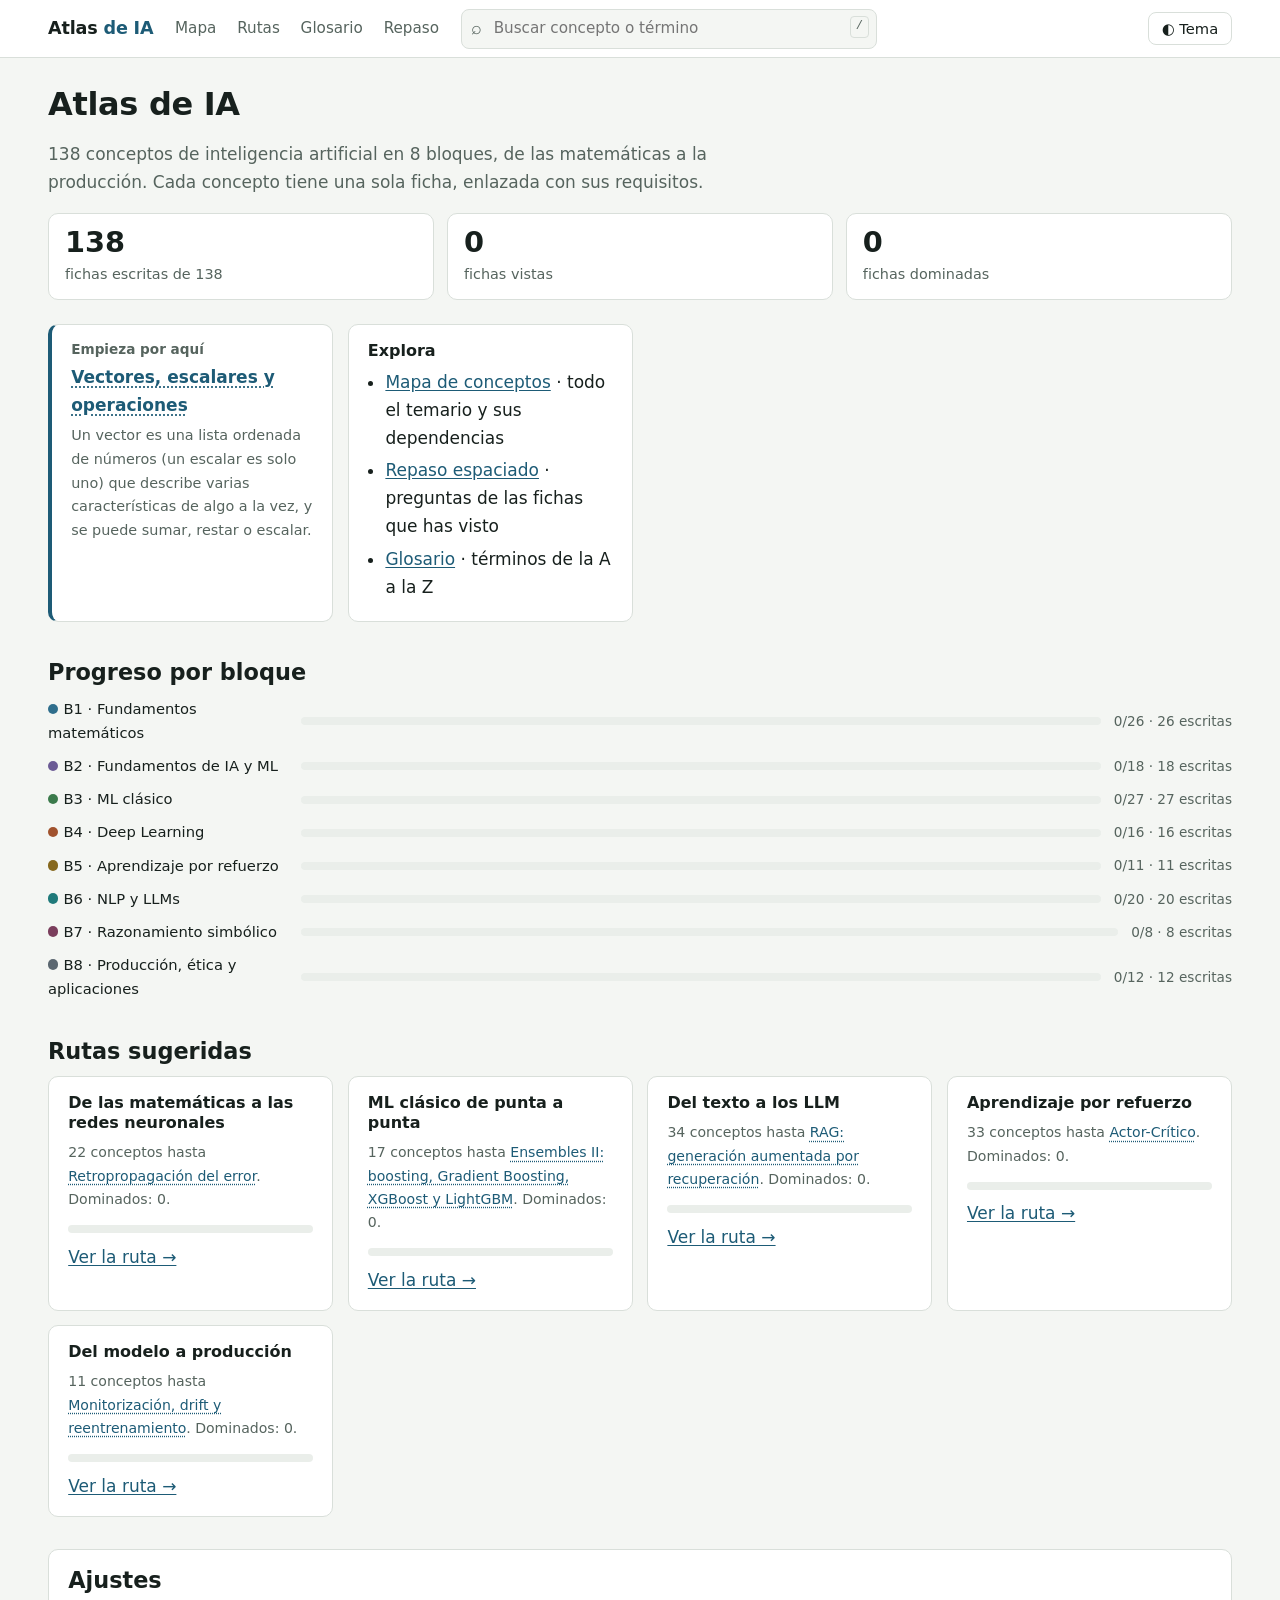
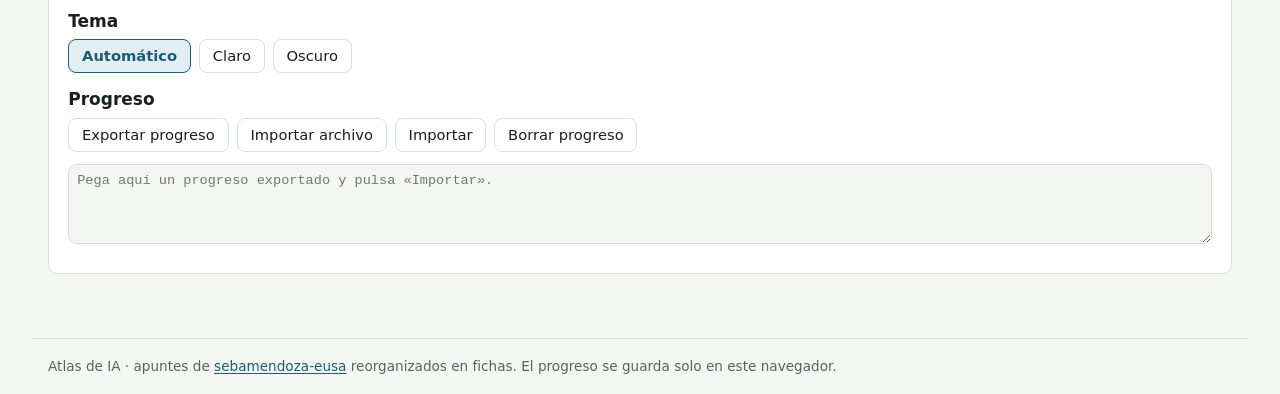
<file: docs/index.html>
<!doctype html>
<html lang="es">
<head>
  <meta charset="utf-8">
  <meta name="viewport" content="width=device-width, initial-scale=1, viewport-fit=cover">
  <link rel="manifest" href="manifest.webmanifest">
  <meta name="theme-color" content="#F4F6F3" media="(prefers-color-scheme: light)">
  <meta name="theme-color" content="#111614" media="(prefers-color-scheme: dark)">
  <link rel="apple-touch-icon" href="iconos/apple-touch-icon.png">
  <meta name="apple-mobile-web-app-capable" content="yes">
  <meta name="mobile-web-app-capable" content="yes">
  <meta name="apple-mobile-web-app-title" content="Atlas IA">
  <title>Atlas de IA</title>
  <meta name="description" content="Atlas de IA: fichas de estudio densas, explorables e interactivas sobre matemáticas, machine learning, deep learning, NLP y más.">
  <link rel="stylesheet" href="estilos.css">
  <script>
    try { var t = localStorage.getItem('atlas-ia-tema'); if (t === 'claro' || t === 'oscuro') document.documentElement.dataset.tema = t; } catch (e) {}
    window.MathJax = {
      tex: { inlineMath: [['\\(', '\\)']], displayMath: [['\\[', '\\]']] },
      svg: { fontCache: 'global' },
      startup: { typeset: false }
    };
  </script>
  <script src="vendor/tex-svg-full.js" defer></script>
</head>
<body>
  <a class="saltar" href="#vista">Saltar al contenido</a>
  <header class="cabecera">
    <div class="cabecera-in">
      <a class="marca" href="#inicio">Atlas&nbsp;<span><span class="solo-ancho">de </span>IA</span></a>
      <nav class="nav" aria-label="Secciones">
        <a href="#mapa">Mapa</a>
        <a href="#rutas">Rutas</a>
        <a href="#glosario">Glosario</a>
        <a href="#repaso">Repaso</a>
      </nav>
      <div class="buscador" role="search">
        <label class="oculto-visual" for="buscar">Buscar conceptos y términos</label>
        <input id="buscar" type="search" placeholder="Buscar concepto o término" autocomplete="off"
               role="combobox" aria-expanded="false" aria-controls="resultados" aria-autocomplete="list">
        <kbd aria-hidden="true">/</kbd>
        <ul id="resultados" class="resultados" role="listbox" hidden></ul>
      </div>
      <button class="boton boton-tema" id="boton-tema" type="button" aria-label="Cambiar tema">◐ Tema</button>
      <button class="boton-icono solo-movil" id="boton-buscar" type="button" aria-label="Buscar">
        <svg viewBox="0 0 24 24" aria-hidden="true"><circle cx="10.5" cy="10.5" r="6.5"/><path d="M15.5 15.5 21 21"/></svg>
      </button>
      <button class="boton-icono solo-movil" id="boton-menu" type="button" aria-label="Más opciones" aria-haspopup="dialog">
        <svg viewBox="0 0 24 24" aria-hidden="true"><circle cx="12" cy="5" r="1.6"/><circle cx="12" cy="12" r="1.6"/><circle cx="12" cy="19" r="1.6"/></svg>
      </button>
    </div>
  </header>
  <main id="vista" tabindex="-1"></main>
  <footer class="pie"><p>Atlas de IA · apuntes de <a href="https://github.com/sebamendoza-eusa">sebamendoza-eusa</a> reorganizados en fichas. El progreso se guarda solo en este navegador.</p></footer>
  <nav class="barra-inferior solo-movil" aria-label="Navegación principal">
    <a href="#inicio" data-destino="inicio"><svg viewBox="0 0 24 24" aria-hidden="true"><path d="M3.5 11 12 4l8.5 7"/><path d="M6 9.5V20h4.5v-5.5h3V20H18V9.5"/></svg><span>Inicio</span></a>
    <a href="#mapa" data-destino="mapa"><svg viewBox="0 0 24 24" aria-hidden="true"><path d="M9 4 3.5 6v14L9 18l6 2 5.5-2V4L15 6 9 4Z"/><path d="M9 4v14M15 6v14"/></svg><span>Mapa</span></a>
    <a href="#rutas" data-destino="rutas"><svg viewBox="0 0 24 24" aria-hidden="true"><circle cx="6" cy="6" r="2.3"/><circle cx="18" cy="18" r="2.3"/><path d="M8.3 6H15a3 3 0 0 1 0 6H9a3 3 0 0 0 0 6h6.7"/></svg><span>Rutas</span></a>
    <a href="#glosario" data-destino="glosario"><svg viewBox="0 0 24 24" aria-hidden="true"><path d="M5 4.5h10.5A3.5 3.5 0 0 1 19 8v11.5H8.5A3.5 3.5 0 0 1 5 16V4.5Z"/><path d="M5 16a3.5 3.5 0 0 1 3.5-3.5H19M9 8.5h6"/></svg><span>Glosario</span></a>
    <a href="#repaso" data-destino="repaso"><svg viewBox="0 0 24 24" aria-hidden="true"><path d="M20 12a8 8 0 1 1-2.4-5.7"/><path d="M20 4.5v4.5h-4.5"/><path d="m8.5 12 2.5 2.5 4.5-5"/></svg><span>Repaso</span></a>
  </nav>

  <script src="datos/indice.js"></script>
  <script src="motores/nucleo.js"></script>
  <script src="mapa.js"></script>
  <script src="ui.js"></script>
  <script src="app.js"></script>
</body>
</html>
</file>
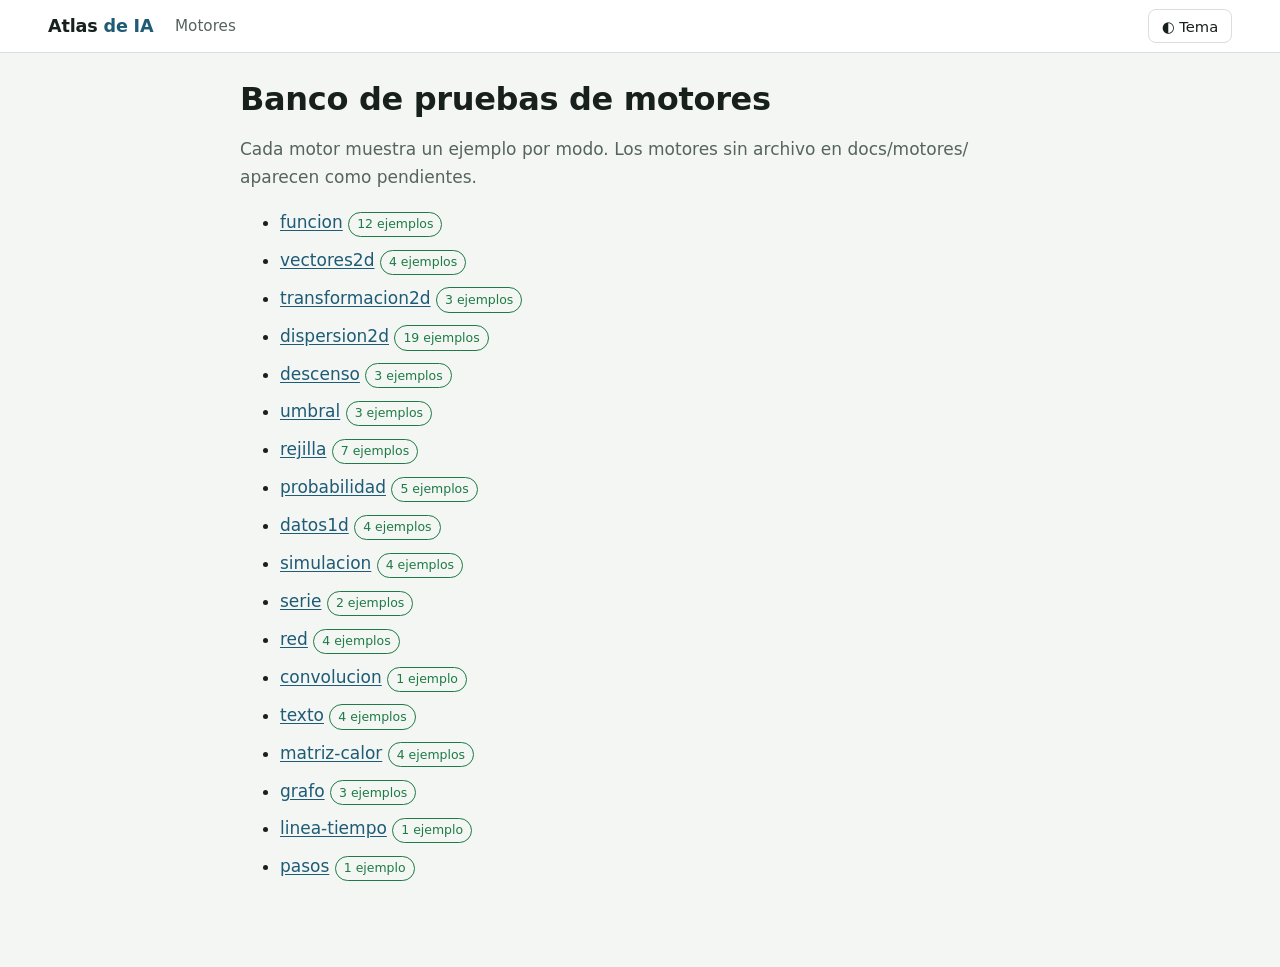
<file: docs/demo.html>
<!doctype html>
<html lang="es">
<head>
  <meta charset="utf-8">
  <meta name="viewport" content="width=device-width, initial-scale=1">
  <title>Banco de pruebas de motores · Atlas de IA</title>
  <link rel="stylesheet" href="estilos.css">
  <script>
    try { var t = localStorage.getItem('atlas-ia-tema'); if (t === 'claro' || t === 'oscuro') document.documentElement.dataset.tema = t; } catch (e) {}
    window.MathJax = {
      tex: { inlineMath: [['\\(', '\\)']], displayMath: [['\\[', '\\]']] },
      svg: { fontCache: 'global' },
      startup: { typeset: false }
    };
  </script>
  <script src="vendor/tex-svg-full.js" defer></script>
</head>
<body style="--alto-barra: 0px">
  <header class="cabecera">
    <div class="cabecera-in">
      <a class="marca" href="index.html">Atlas <span>de IA</span></a>
      <nav class="nav" aria-label="Demo"><a href="#">Motores</a></nav>
      <button class="boton boton-tema" id="boton-tema" type="button">◐ Tema</button>
    </div>
  </header>
  <main id="vista" class="estrecho" style="max-width:52rem"></main>
  <script src="motores/nucleo.js"></script>
  <script>
  (function () {
    'use strict';
    // Todos los motores de widgets.json; los que no tienen archivo aparecen como pendientes.
    var MOTORES = ['funcion', 'vectores2d', 'transformacion2d', 'dispersion2d', 'descenso', 'umbral', 'rejilla', 'probabilidad',
      'datos1d', 'simulacion', 'serie', 'red', 'convolucion', 'texto', 'matriz-calor', 'grafo', 'linea-tiempo', 'pasos'];
    var H = Motores.api.html, vista = document.getElementById('vista');
    var raiz = document.documentElement;
    var mq = matchMedia('(prefers-color-scheme: dark)');
    raiz.dataset.temaEfectivo = raiz.dataset.tema || (mq.matches ? 'oscuro' : 'claro');
    document.getElementById('boton-tema').addEventListener('click', function () {
      raiz.dataset.tema = raiz.dataset.temaEfectivo === 'oscuro' ? 'claro' : 'oscuro';
      raiz.dataset.temaEfectivo = raiz.dataset.tema;
      try { localStorage.setItem('atlas-ia-tema', raiz.dataset.tema); } catch (e) {}
      document.dispatchEvent(new CustomEvent('tema'));
    });

    function indice() {
      document.title = 'Motores · Atlas de IA';
      vista.append(H('h1', { text: 'Banco de pruebas de motores' }),
        H('p', { class: 'suave', text: 'Cada motor muestra un ejemplo por modo. Los motores sin archivo en docs/motores/ aparecen como pendientes.' }));
      var lista = H('ul');
      vista.append(lista);
      return Promise.all(MOTORES.map(function (m) {
        var li = H('li', {}, H('a', { href: '#' + m, text: m }), ' ');
        lista.append(li);
        return Motores.cargar(m).then(function (r) {
          var n = Object.keys(r.ejemplos).length;
          li.append(H('span', { class: 'distintivo bien', text: n + (n === 1 ? ' ejemplo' : ' ejemplos') }));
        }, function () {
          console.info('Motor pendiente: ' + m);
          li.append(H('span', { class: 'distintivo', text: 'pendiente' }));
        });
      })).then(function () { document.body.dataset.listo = 'indice'; });
    }

    // #<motor> pinta todos sus ejemplos; #<motor>.<modo> solo ese; añadir .ampliado abre el primero a pantalla completa
    // (para capturarlo con probar_web.py --demo <motor>.<modo>.ampliado).
    function motor(hash) {
      var partes = hash.split('.'), m = partes[0];
      var ampliado = partes.indexOf('ampliado') > 0, modo = partes.slice(1).filter(function (x) { return x !== 'ampliado'; })[0];
      var primero = null;
      document.title = m + ' · Motores · Atlas de IA';
      vista.append(H('p', { class: 'migas', style: '--c: var(--acento)' }, H('a', { href: '#', text: 'Motores' }), ' › ' + m), H('h1', { text: 'Motor ' + m }));
      return Motores.cargar(m).then(function (r) {
        var claves = Object.keys(r.ejemplos).filter(function (k) { return !modo || k === modo; });
        if (!claves.length) vista.append(H('p', { class: 'aviso', text: 'Este motor no declara ejemplos.' }));
        return claves.reduce(function (prom, k) {
          return prom.then(function () {
            var params = r.ejemplos[k];
            var w = H('div', { class: 'widget' });
            vista.append(H('section', { class: 'demo-ejemplo' },
              H('h2', { text: k === '-' ? 'Ejemplo' : 'Modo ' + k }),
              H('div', { class: 'panel-interactivo' }, w),
              H('details', {}, H('summary', { text: 'Parámetros' }), H('pre', { text: JSON.stringify(params, null, 1) }))));
            primero = primero || w;
            return Motores.montar(w, m, JSON.parse(JSON.stringify(params)));
          });
        }, Promise.resolve());
      }, function (e) {
        vista.append(H('p', { class: 'motor-error', text: 'Motor no implementado: ' + e.message }));
      }).then(function () { return Motores.api.tex(vista); }).then(function () {
        if (ampliado && primero) Motores.ampliar(primero);
        document.body.dataset.listo = hash;
      });
    }

    function pintar() {
      delete document.body.dataset.listo;
      Motores.desmontar(vista);
      vista.innerHTML = '';
      var m = decodeURIComponent(location.hash.slice(1));
      (m ? motor(m) : indice()).catch(function (e) { console.error(e); });
    }
    window.addEventListener('hashchange', pintar);
    pintar();
  })();
  </script>
</body>
</html>
</file>
<file: docs/estilos.css>
/* Atlas de IA · estilos (ESPEC-WEB.md §1 y §7) */

/* ───────────── Tokens ───────────── */
:root {
  --fondo: #F4F6F3; --superficie: #FFFFFF; --texto: #17201D; --texto-suave: #56645E;
  --linea: #D9DFDA; --rejilla: #EAEEEA; --acento: #1D5B76; --acento-suave: #E3EEF2;
  --bien: #1E7B45; --bien-fondo: #E4F3EA; --mal: #B3261E; --mal-fondo: #FBE9E7;
  --amp: #5638A0; --amp-fondo: #EBE5F8; --nota: #86681D; --nota-fondo: #FBF5E4;
  --B1: #2F6E8C; --B2: #6B5B95; --B3: #3B7A4B; --B4: #A0522D; --B5: #86681D; --B6: #1F7A7A; --B7: #7A3E5C; --B8: #5B6770;
  --serie-1: #1D5B76; --serie-2: #C2571A; --serie-3: #3F7F4F; --serie-4: #7A3E5C; --serie-5: #6B5B95; --serie-6: #8C6D1F; --serie-7: #1F7A7A; --serie-8: #5B6770;
  --sombra: 0 1px 2px rgba(20, 30, 25, .06), 0 2px 8px rgba(20, 30, 25, .05);
  --sombra-alta: 0 -6px 24px rgba(0, 0, 0, .18);
  --radio: 10px; --radio-s: 6px; --radio-l: 16px;
  /* Espaciado (múltiplos de 4 px), zona táctil y alturas de la cabecera y la barra inferior en móvil (§7b) */
  --esp-1: 4px; --esp-2: 8px; --esp-3: 12px; --esp-4: 16px; --esp-5: 24px; --esp-6: 32px;
  --tactil: 48px; --alto-cab: 56px; --alto-barra: 64px;
  /* Escala tipográfica fluida: 16 px de base a 412 px de ancho; el tamaño de escritorio a partir de 1024 px */
  --texto-base: clamp(16px, calc(16px + (100vw - 412px) * .00164), 17px);
  --texto-h1: clamp(1.55rem, calc(1.55rem + (100vw - 412px) * .0118), 2rem);
  --texto-h2: clamp(1.25rem, calc(1.25rem + (100vw - 412px) * .0039), 1.4rem);
  --fuente: system-ui, -apple-system, "Segoe UI", Roboto, "Helvetica Neue", Arial, sans-serif;
  --mono: ui-monospace, "Cascadia Code", "SF Mono", Consolas, "Liberation Mono", monospace;
  --ancho-texto: 42rem;
  --cielo-1: #FFFFFF; --cielo-2: #E9EFEA; --cielo-punto: rgba(23, 32, 29, .09); --cielo-halo: rgba(255, 255, 255, .85);
  color-scheme: light;
}
@media (prefers-color-scheme: dark) {
  :root:not([data-tema="claro"]) {
    --fondo: #111614; --superficie: #18201D; --texto: #E4EBE7; --texto-suave: #9AA8A2;
    --linea: #2C3733; --rejilla: #222C28; --acento: #86C0D8; --acento-suave: #1C2E36;
    --bien: #6CCB8F; --bien-fondo: #16301F; --mal: #F28B82; --mal-fondo: #3A1C1A;
    --amp: #B9A5F0; --amp-fondo: #2B2345; --nota: #D6B45E; --nota-fondo: #2E2814;
    --B1: #6FB0CF; --B2: #AA9BD6; --B3: #7DC08D; --B4: #E09A70; --B5: #D6B45E; --B6: #5FC2C2; --B7: #D98DB2; --B8: #A2AEB8;
    --serie-1: #86C0D8; --serie-2: #F0A060; --serie-3: #7DC08D; --serie-4: #D98DB2; --serie-5: #AA9BD6; --serie-6: #D6B45E; --serie-7: #5FC2C2; --serie-8: #A2AEB8;
    --sombra: 0 1px 2px rgba(0, 0, 0, .3);
    --cielo-1: #17222B; --cielo-2: #0A0E0D; --cielo-punto: rgba(210, 230, 240, .07); --cielo-halo: rgba(10, 14, 13, .8);
    color-scheme: dark;
  }
}
:root[data-tema="oscuro"] {
  --fondo: #111614; --superficie: #18201D; --texto: #E4EBE7; --texto-suave: #9AA8A2;
  --linea: #2C3733; --rejilla: #222C28; --acento: #86C0D8; --acento-suave: #1C2E36;
  --bien: #6CCB8F; --bien-fondo: #16301F; --mal: #F28B82; --mal-fondo: #3A1C1A;
  --amp: #B9A5F0; --amp-fondo: #2B2345; --nota: #D6B45E; --nota-fondo: #2E2814;
  --B1: #6FB0CF; --B2: #AA9BD6; --B3: #7DC08D; --B4: #E09A70; --B5: #D6B45E; --B6: #5FC2C2; --B7: #D98DB2; --B8: #A2AEB8;
  --serie-1: #86C0D8; --serie-2: #F0A060; --serie-3: #7DC08D; --serie-4: #D98DB2; --serie-5: #AA9BD6; --serie-6: #D6B45E; --serie-7: #5FC2C2; --serie-8: #A2AEB8;
  --sombra: 0 1px 2px rgba(0, 0, 0, .3);
  --cielo-1: #17222B; --cielo-2: #0A0E0D; --cielo-punto: rgba(210, 230, 240, .07); --cielo-halo: rgba(10, 14, 13, .8);
  color-scheme: dark;
}

/* ───────────── Base ───────────── */
*, *::before, *::after { box-sizing: border-box; }
html { -webkit-text-size-adjust: 100%; }
body {
  margin: 0; background: var(--fondo); color: var(--texto);
  font: var(--texto-base)/1.65 var(--fuente); font-kerning: normal;
}
a { color: var(--acento); text-underline-offset: 2px; }
a:hover { text-decoration-thickness: 2px; }
:focus-visible { outline: 3px solid var(--acento); outline-offset: 2px; border-radius: 3px; }
h1, h2, h3, h4 { line-height: 1.25; margin: 1.6em 0 .5em; }
h1 { font-size: var(--texto-h1); margin-top: .2em; letter-spacing: -.01em; }
h2 { font-size: var(--texto-h2); }
h3 { font-size: 1.12rem; }
p, ul, ol { margin: 0 0 1em; }
li { margin: .25em 0; }
code { font-family: var(--mono); font-size: .88em; background: var(--rejilla); padding: .1em .3em; border-radius: 4px; }
table { border-collapse: collapse; margin: 0 0 1.2em; font-size: .95em; }
th, td { border-bottom: 1px solid var(--linea); padding: .4em .7em; text-align: left; vertical-align: top; }
th { font-weight: 650; }
.tabla-scroll { overflow-x: auto; max-width: 100%; }
.saltar { position: fixed; top: var(--esp-2); left: var(--esp-2); z-index: 100; min-height: var(--tactil); display: inline-flex; align-items: center; padding: 0 var(--esp-4); border-radius: 8px; background: var(--acento); color: var(--superficie); font-weight: 600; transform: translateY(-200%); }
.saltar:focus { transform: none; }
.oculto-visual { position: absolute !important; width: 1px; height: 1px; overflow: hidden; clip: rect(0 0 0 0); white-space: nowrap; }
.suave { color: var(--texto-suave); }
button { font: inherit; }
mjx-container[display="true"] { overflow-x: auto; overflow-y: hidden; max-width: 100%; padding: .2em 0; }
@media (prefers-reduced-motion: reduce) { * { transition: none !important; animation: none !important; scroll-behavior: auto !important; } }

/* ───────────── Cabecera ───────────── */
.cabecera {
  position: sticky; top: 0; z-index: 20; background: var(--superficie); border-bottom: 1px solid var(--linea);
}
.cabecera-in { max-width: 76rem; margin: 0 auto; padding: .55rem 1rem; display: flex; align-items: center; gap: .8rem; flex-wrap: wrap; }
.marca { font-weight: 800; font-size: 1.1rem; color: var(--texto); text-decoration: none; letter-spacing: -.01em; white-space: nowrap; }
.marca span { color: var(--acento); }
.nav { display: flex; gap: .2rem; flex-wrap: wrap; }
.nav a { color: var(--texto-suave); text-decoration: none; padding: .3rem .55rem; border-radius: 6px; font-size: .95rem; }
.nav a:hover { color: var(--texto); background: var(--rejilla); }
.nav a[aria-current="page"] { color: var(--acento); background: var(--acento-suave); font-weight: 600; }
.buscador { position: relative; flex: 1 1 14rem; max-width: 26rem; }
.buscador input {
  width: 100%; font: inherit; font-size: .95rem; padding: .4rem .7rem .4rem 2rem; border: 1px solid var(--linea);
  border-radius: 8px; background: var(--fondo); color: var(--texto);
}
.buscador::before { content: "⌕"; position: absolute; left: .65rem; top: .3rem; color: var(--texto-suave); font-size: 1.1rem; }
.buscador kbd { position: absolute; right: .5rem; top: .45rem; font-size: .75rem; color: var(--texto-suave); border: 1px solid var(--linea); border-radius: 4px; padding: 0 .3rem; }
.resultados {
  position: absolute; top: calc(100% + 4px); left: 0; right: 0; background: var(--superficie); border: 1px solid var(--linea);
  border-radius: 8px; box-shadow: var(--sombra); max-height: 70vh; overflow: auto; margin: 0; padding: .3rem; list-style: none; z-index: 30;
}
.resultados li { margin: 0; }
.resultados a { display: block; padding: .45rem .6rem; border-radius: 6px; text-decoration: none; color: var(--texto); font-size: .92rem; line-height: 1.4; }
.resultados a[aria-selected="true"], .resultados a:hover { background: var(--acento-suave); }
.resultados small { display: block; color: var(--texto-suave); }
.boton-tema { margin-left: auto; }

/* ───────────── Botones y distintivos ───────────── */
.boton {
  font-size: .92rem; padding: .38rem .8rem; border-radius: 8px; border: 1px solid var(--linea);
  background: var(--superficie); color: var(--texto); cursor: pointer; line-height: 1.3;
}
.boton:hover:not(:disabled) { border-color: var(--acento); color: var(--acento); }
.boton:disabled { opacity: .45; cursor: default; }
.boton-principal { background: var(--acento); color: var(--superficie); border-color: var(--acento); }
.boton-principal:hover:not(:disabled) { color: var(--superficie); filter: brightness(1.08); }
.boton[aria-pressed="true"] { background: var(--acento-suave); border-color: var(--acento); color: var(--acento); font-weight: 600; }
.distintivo { display: inline-block; font-size: .78rem; padding: .08rem .5rem; border-radius: 99px; border: 1px solid var(--linea); color: var(--texto-suave); margin: 0 .3rem .3rem 0; white-space: nowrap; }
.distintivo.bien { color: var(--bien); border-color: currentColor; }
.distintivo.amp { color: var(--amp); border-color: currentColor; }
.punto-bloque { display: inline-block; width: .7em; height: .7em; border-radius: 50%; background: var(--c); margin-right: .35em; vertical-align: baseline; }

/* ───────────── Contenedor principal ───────────── */
main:focus { outline: none; }
main { max-width: 76rem; margin: 0 auto; padding: 1.2rem 1rem 4rem; min-height: 70vh; }
.estrecho { max-width: var(--ancho-texto); }
.tarjeta { background: var(--superficie); border: 1px solid var(--linea); border-radius: var(--radio); padding: 1rem 1.2rem; }
.rejilla-tarjetas { display: grid; grid-template-columns: repeat(auto-fill, minmax(15rem, 1fr)); gap: .9rem; }
.pie { max-width: 76rem; margin: 0 auto; padding: 1rem; color: var(--texto-suave); font-size: .85rem; border-top: 1px solid var(--linea); }

/* ───────────── Inicio ───────────── */
.cifras { display: grid; grid-template-columns: repeat(auto-fit, minmax(9rem, 1fr)); gap: .8rem; margin: 1rem 0 1.5rem; }
.cifra { background: var(--superficie); border: 1px solid var(--linea); border-radius: var(--radio); padding: .8rem 1rem; }
.cifra b { display: block; font-size: 1.8rem; line-height: 1.1; }
.cifra span { color: var(--texto-suave); font-size: .9rem; }
.barra { height: 8px; background: var(--rejilla); border-radius: 99px; overflow: hidden; display: flex; }
.barra i { display: block; height: 100%; background: var(--c, var(--acento)); }
.barra i.vista { opacity: .45; }
.bloques-progreso { display: grid; gap: .55rem; margin-bottom: 1.5rem; }
.bloque-progreso { display: grid; grid-template-columns: minmax(8rem, 15rem) 1fr auto; gap: .8rem; align-items: center; font-size: .92rem; }
.bloque-progreso a { color: var(--texto); text-decoration: none; }
.continuar { border-left: 4px solid var(--acento); }
.ruta-tarjeta h3 { margin-top: 0; }
.ajustes { display: grid; gap: .8rem; }
.ajustes textarea { width: 100%; min-height: 5rem; font: .85rem var(--mono); background: var(--fondo); color: var(--texto); border: 1px solid var(--linea); border-radius: 8px; padding: .5rem; }
.fila-botones { display: flex; gap: .5rem; flex-wrap: wrap; align-items: center; }
.aviso { padding: .6rem .9rem; border-radius: 8px; background: var(--acento-suave); font-size: .92rem; }

/* ───────────── Mapa ───────────── */
.filtros { display: flex; gap: .6rem; flex-wrap: wrap; margin: .5rem 0 1rem; align-items: center; }
.filtros select, .filtros input, .campo {
  font: inherit; font-size: .92rem; padding: .35rem .6rem; border: 1px solid var(--linea); border-radius: 8px; background: var(--superficie); color: var(--texto);
}
.leyenda-mapa { display: flex; gap: 1rem; flex-wrap: wrap; font-size: .85rem; color: var(--texto-suave); margin-bottom: .8rem; }
.leyenda-mapa span::before { content: ""; display: inline-block; width: .9em; height: .9em; border-radius: 4px; margin-right: .35em; vertical-align: -.1em; border: 2px solid var(--linea); }
.leyenda-mapa .l-pendiente::before { border-style: dashed; }
.leyenda-mapa .l-escrita::before { border-color: var(--texto-suave); background: var(--superficie); }
.leyenda-mapa .l-vista::before { border-color: var(--acento); background: var(--acento-suave); }
.leyenda-mapa .l-dominada::before { border-color: var(--bien); background: var(--bien); }
.mapa { position: relative; display: grid; grid-auto-flow: column; grid-auto-columns: minmax(11.5rem, 1fr); gap: 1rem; overflow-x: auto; padding-bottom: 1rem; }
.mapa-aristas { position: absolute; left: 0; top: 0; pointer-events: none; overflow: visible; z-index: 4; }
.mapa-col h2 { font-size: .95rem; margin: 0 0 .6rem; padding-bottom: .35rem; border-bottom: 3px solid var(--c); position: sticky; top: 0; }
.mapa-nivel { display: grid; gap: .35rem; margin-bottom: .6rem; padding-bottom: .6rem; border-bottom: 1px dashed var(--linea); }
.mapa-nivel:last-child { border-bottom: 0; }
.nodo {
  position: relative; z-index: 3; display: block; font-size: .84rem; line-height: 1.3; padding: .4rem .55rem; border-radius: 7px; text-decoration: none;
  color: var(--texto); background: var(--superficie); border: 2px solid var(--texto-suave); border-left-width: 5px; border-left-color: var(--c);
}
.nodo.pendiente { color: var(--texto-suave); border-style: dashed; border-left-style: solid; background: transparent; border-color: var(--linea); border-left-color: var(--c); }
.nodo.vista { background: var(--acento-suave); border-color: var(--acento); border-left-color: var(--c); }
.nodo.dominada { background: var(--bien-fondo); border-color: var(--bien); border-left-color: var(--c); }
.nodo.dominada::after { content: " ✓"; color: var(--bien); font-weight: 700; }
.nodo.atenuado { opacity: .25; }
.nodo.foco { box-shadow: 0 0 0 3px var(--acento); }
.nodo.req { box-shadow: 0 0 0 2px var(--serie-2); }
.nodo.desb { box-shadow: 0 0 0 2px var(--serie-3); }

/* ───────────── Constelación y red de rutas ───────────── */
.mapa-cabecera { display: flex; align-items: center; justify-content: space-between; gap: .4rem 1rem; flex-wrap: wrap; margin-bottom: .3rem; }
.mapa-cabecera h1 { margin-bottom: .2rem; }
.constelacion, .red-ruta {
  position: relative; border-radius: 18px;
  background: radial-gradient(var(--cielo-punto) 1px, transparent 1.4px) 0 0 / 22px 22px, radial-gradient(ellipse at 50% 42%, var(--cielo-1), var(--cielo-2) 80%);
}
.constelacion { height: min(78vh, 760px); min-height: 22rem; overflow: hidden; }
.const-svg { display: block; width: 100%; height: 100%; touch-action: none; cursor: grab; user-select: none; -webkit-user-select: none; --z: 1; }
.const-svg:active { cursor: grabbing; }
.const-arista { fill: none; stroke: var(--c); stroke-opacity: .22; stroke-width: 1; vector-effect: non-scaling-stroke; transition: stroke-opacity .15s; }
.const-nodo { transition: opacity .15s; }
.const-punto { fill: var(--c); stroke: var(--c); stroke-width: 1.5; vector-effect: non-scaling-stroke; }
.const-nodo.pendiente .const-punto { fill-opacity: .1; stroke-dasharray: 2 2; opacity: .7; }
.const-nodo.escrita .const-punto { fill-opacity: .3; }
.const-halo { fill: var(--c); fill-opacity: .2; stroke: var(--c); stroke-opacity: .55; stroke-width: 1; vector-effect: non-scaling-stroke; }
[data-tema-efectivo="oscuro"] .const-nodo:not(.pendiente) .const-punto { filter: drop-shadow(0 0 3px var(--c)); }
[data-tema-efectivo="oscuro"] .const-nodo.dominada .const-halo { filter: drop-shadow(0 0 7px var(--c)); }
.const-etq, .const-bloque, .red-etq { paint-order: stroke; stroke: var(--cielo-halo); stroke-linejoin: round; pointer-events: none; }
.const-etq { display: none; font-size: calc(11px / var(--z)); stroke-width: calc(3px / var(--z)); fill: var(--texto); }
.const-nodo.grande .const-etq, .const-svg.cerca .const-etq, .resaltando .const-nodo.act .const-etq { display: inline; }
.const-nodo.pendiente .const-etq { fill: var(--texto-suave); }
.const-bloque { font-size: calc(12px / var(--z)); stroke-width: calc(4px / var(--z)); font-weight: 750; letter-spacing: .08em; text-transform: uppercase; fill: var(--c); }
.const-nodo:focus { outline: none; }
.const-nodo:focus-visible .const-punto, .const-nodo.foco .const-punto { stroke: var(--texto); stroke-width: 2.5; }
.resaltando .const-nodo:not(.act) { opacity: .13; }
.resaltando .const-arista { stroke-opacity: .04; }
.resaltando .const-arista.anc, .resaltando .const-arista.ruta { stroke-opacity: .95; stroke-width: 1.8; }
.resaltando .const-arista.des { stroke-opacity: .95; stroke-width: 1.6; stroke-dasharray: 5 4; }
.resaltando .const-bloque { opacity: .35; }
.const-tip {
  position: absolute; z-index: 5; background: var(--superficie); color: var(--texto); border: 1px solid var(--linea); border-radius: 10px;
  padding: .55rem .75rem; font-size: .86rem; line-height: 1.45; box-shadow: 0 6px 24px rgba(0, 0, 0, .18); pointer-events: none;
}
.const-tip b { display: block; margin-bottom: .15rem; }
.leyenda-const { margin-top: .7rem; }
.leyenda-const span::before { border-radius: 50%; border: 1.5px solid var(--texto-suave); background: transparent; }
.leyenda-const .l-pendiente::before { border-style: dashed; border-color: var(--texto-suave); opacity: .75; }
.leyenda-const .l-escrita::before { border-color: var(--texto-suave); background: color-mix(in srgb, var(--texto-suave) 30%, transparent); }
.leyenda-const .l-vista::before { border-color: var(--texto-suave); background: var(--texto-suave); }
.leyenda-const .l-dominada::before { border-color: var(--texto-suave); background: var(--texto-suave); box-shadow: 0 0 0 3px color-mix(in srgb, var(--texto-suave) 30%, transparent); }
.leyenda-red .l-siguiente::before { border: 2.5px solid var(--acento); }
.aviso-ruta { display: flex; align-items: center; gap: .4rem .8rem; flex-wrap: wrap; margin-bottom: .7rem; }
.red-ruta { overflow-x: auto; padding: .3rem 0; }
.red-ruta-svg { display: block; margin: 0 auto; max-width: none; }
.red-arista { fill: none; stroke: var(--c); stroke-opacity: .5; stroke-width: 1.5; }
.red-arista.dom { stroke: var(--bien); stroke-opacity: .9; stroke-width: 2.2; }
.red-arista.hacia-sig { stroke: var(--acento); stroke-opacity: .9; stroke-dasharray: 5 4; }
.red-etq { font-size: 11.5px; stroke-width: 3.5px; fill: var(--texto); }
.red-nodo.pendiente .red-etq { fill: var(--texto-suave); }
.red-nodo:hover .const-punto { stroke: var(--texto); stroke-width: 2.5; }
.red-sig { fill: none; stroke: var(--acento); stroke-width: 2.5; }
.red-sig-etq { font-size: 10px; font-weight: 750; letter-spacing: .06em; text-transform: uppercase; fill: var(--acento); paint-order: stroke; stroke: var(--cielo-halo); stroke-width: 3px; }
.ruta-predef { margin-bottom: .8rem; }
.ruta-predef > summary { cursor: pointer; font-weight: 650; }
.ruta-predef[open] > summary { margin-bottom: .6rem; }
.ruta-lista-t { font-size: 1rem; margin: 1rem 0 .2rem; }
.ruta-bloque .ruta-pasos { max-width: 46rem; }
.ruta-pasos .punto-bloque { flex: 0 0 auto; }
@media (max-width: 1023.98px) {
  .red-ruta { border-radius: 12px; overflow: visible; }
  .red-ruta-svg.vertical .red-etq { font-size: 12.5px; }
  .red-ruta-svg.vertical .red-sig-etq { font-size: 12px; }
  .red-toque { fill: transparent; }
}

/* ───────────── Mapa: filtro por bloques, selección y panel de detalle ───────────── */
.chips-bloques { display: flex; flex-wrap: wrap; gap: .35rem; margin: 0 0 .8rem; }
.chip { font: inherit; font-size: .84rem; padding: .22rem .65rem; border-radius: 99px; border: 1.5px solid var(--linea); background: var(--superficie); color: var(--texto); cursor: pointer; white-space: nowrap; line-height: 1.35; }
.chip:hover { border-color: var(--c, var(--acento)); }
.chip[aria-pressed="true"] { border-color: var(--c, var(--acento)); background: color-mix(in srgb, var(--c, var(--acento)) 16%, var(--superficie)); font-weight: 650; }
.leyendas-mapa { display: flex; flex-wrap: wrap; gap: .4rem 1.6rem; align-items: center; margin: .7rem 0 .8rem; }
.leyendas-mapa .leyenda-mapa { margin: 0; }
.leyenda-rel { display: flex; gap: .3rem 1rem; flex-wrap: wrap; font-size: .85rem; color: var(--texto-suave); }
.leyenda-rel i, .panel-grupo h3 i { display: inline-block; width: 1.6em; height: 0; border-top: 2.5px solid var(--texto-suave); vertical-align: middle; margin-right: .35em; }
.leyenda-rel i.lr-req, .panel-grupo h3 i.lr-req { border-top-color: var(--serie-2); }
.leyenda-rel i.lr-des, .panel-grupo h3 i.lr-des { border-top-color: var(--serie-3); }
.leyenda-rel i.lr-con, .panel-grupo h3 i.lr-con { border-top: 2.5px dashed var(--acento); }

/* Constelación: requisitos en naranja, lo que desbloquea en verde (continuo) y conexiones en discontinuo. */
.resaltando .const-nodo.act { opacity: var(--o, 1); }
.seleccion .const-arista.anc { stroke: var(--serie-2); stroke-opacity: var(--o, .95); stroke-width: 1.8; }
.seleccion .const-arista.des { stroke: var(--serie-3); stroke-opacity: var(--o, .95); stroke-dasharray: none; }
.const-con { fill: none; stroke: var(--acento); stroke-width: 1.6; stroke-dasharray: 5 4; vector-effect: non-scaling-stroke; opacity: .9; }
.const-svg .const-nodo.fuera { opacity: .08; pointer-events: none; }
.const-svg .const-nodo.fuera .const-etq, .const-bloque.fuera { display: none; }
.const-svg .const-arista.fuera { stroke-opacity: .02; }
.const-con.fuera { opacity: .08; }

/* Por bloques */
.mapa.seleccion .nodo:not(.rel) { opacity: .22; }
.nodo.rel { opacity: var(--o, 1); }
.nodo.con { outline: 2px dashed var(--acento); outline-offset: 2px; }
.mapa-rel path { fill: none; stroke-width: 2; }
.mapa-rel.req path { stroke: var(--serie-2); } .mapa-rel.req circle { fill: var(--serie-2); }
.mapa-rel.desb path { stroke: var(--serie-3); } .mapa-rel.desb circle { fill: var(--serie-3); }
.mapa-rel.con path { stroke: var(--acento); stroke-dasharray: 6 4; }

/* Panel de detalle: a la derecha en escritorio; en < 1024 px su contenido va en una hoja inferior (§7b) */
.mapa-panel { background: var(--superficie); border: 1px solid var(--linea); border-radius: var(--radio); padding: .9rem 1rem; font-size: .93rem; }
.mapa-panel[hidden] { display: none; }
.panel-cab { display: flex; justify-content: space-between; align-items: flex-start; gap: .5rem; }
.panel-cab h2 { font-size: 1.15rem; margin: 0; line-height: 1.3; }
.panel-cerrar { font-size: 1.5rem; line-height: 1; background: none; border: 0; color: var(--texto-suave); cursor: pointer; padding: 0 .25rem; border-radius: 6px; }
.panel-cerrar:hover { color: var(--texto); background: var(--rejilla); }
.panel-distintivos { margin: .45rem 0 .1rem; }
.distintivo-bloque { color: var(--c); border-color: var(--c); }
.panel-frase { margin: .35rem 0 .7rem; }
.panel-abrir { display: inline-block; text-decoration: none; margin-bottom: .5rem; }
.panel-datos { list-style: none; padding: 0; margin: .2rem 0 .3rem; font-size: .88rem; color: var(--texto-suave); }
.panel-grupo h3 { font-size: .8rem; text-transform: uppercase; letter-spacing: .05em; color: var(--texto-suave); margin: .9rem 0 .3rem; }
.panel-grupo ul { list-style: none; padding: 0; margin: 0; display: grid; gap: .15rem; }
.panel-nodo { font: inherit; background: none; border: 0; padding: .12rem .25rem; color: var(--texto); cursor: pointer; text-align: left; border-radius: 5px; }
.panel-nodo:hover { background: var(--rejilla); }
.panel-nodo .ok { color: var(--bien); font-weight: 700; }
.panel-grupo small { display: block; color: var(--texto-suave); font-size: .8rem; margin: 0 0 .2rem 1.3rem; line-height: 1.35; }
.panel-ruta { margin-top: .9rem; padding-top: .7rem; border-top: 1px solid var(--linea); display: flex; gap: .5rem; align-items: center; justify-content: space-between; flex-wrap: wrap; }
@media (min-width: 1024px) {
  .mapa-zona.con-panel { display: grid; grid-template-columns: minmax(0, 1fr) 20rem; gap: 1rem; align-items: start; }
  .mapa-panel { position: sticky; top: 4.2rem; max-height: calc(100vh - 5.2rem); overflow: auto; }
}

/* ───────────── Ficha ───────────── */
.migas { font-size: .88rem; color: var(--texto-suave); margin-bottom: .3rem; }
.migas a { color: var(--texto-suave); }
.ficha-cabecera h1 { margin-bottom: .35rem; }
.entradilla { font-size: 1.22rem; line-height: 1.55; color: var(--texto); border-left: 4px solid var(--c, var(--acento)); padding: .2rem 0 .2rem 1rem; margin: 1rem 0 1.4rem; }
.selector-vista { display: inline-flex; border: 1px solid var(--linea); border-radius: 8px; overflow: hidden; margin: .2rem 0 .5rem; }
.selector-vista button { border: 0; background: var(--superficie); color: var(--texto-suave); padding: .3rem .8rem; cursor: pointer; font-size: .88rem; }
.selector-vista button[aria-pressed="true"] { background: var(--acento); color: var(--superficie); }
.ficha-rejilla { display: grid; grid-template-columns: minmax(0, var(--ancho-texto)) minmax(14rem, 18rem); gap: 2.5rem; align-items: start; }
.ficha-cuerpo { min-width: 0; }
.ficha-cuerpo > section { margin-bottom: 1.2rem; }
.ficha-cuerpo h2 { border-bottom: 1px solid var(--linea); padding-bottom: .3rem; }
.lateral { position: sticky; top: 4.2rem; font-size: .9rem; max-height: calc(100vh - 5rem); overflow: auto; }
.lateral h2 { font-size: .8rem; text-transform: uppercase; letter-spacing: .06em; color: var(--texto-suave); margin: 1rem 0 .4rem; border: 0; }
.lateral h2:first-child { margin-top: 0; }
.lateral ul { list-style: none; padding: 0; margin: 0; }
.lateral li { margin: .2rem 0; line-height: 1.35; }
.lateral li small { display: block; color: var(--texto-suave); }
.lateral .ok { color: var(--bien); font-weight: 700; }
.lateral details summary { cursor: pointer; font-weight: 600; }
@media (max-width: 1023.98px) {
  .ficha-rejilla { grid-template-columns: minmax(0, 1fr); gap: 1rem; }
  .lateral { position: static; max-height: none; order: -1; }
}
.panel-interactivo { background: var(--superficie); border: 1px solid var(--linea); border-radius: var(--radio); padding: 1rem; margin: 0 0 1rem; box-shadow: var(--sombra); }
.ficha-cuerpo .a-fondo { border: 1px solid var(--linea); border-radius: var(--radio); background: var(--superficie); padding: 0 1rem; }
.a-fondo > summary { cursor: pointer; font-weight: 700; font-size: 1.2rem; padding: .8rem 0; }
.a-fondo[open] > summary { border-bottom: 1px solid var(--linea); margin-bottom: .8rem; }
pre.codigo { position: relative; background: var(--rejilla); border: 1px solid var(--linea); border-radius: 8px; padding: .9rem 1rem; overflow-x: auto; font: .86rem/1.55 var(--mono); }
pre.codigo code { background: none; padding: 0; font-size: inherit; }
.bloque-codigo { position: relative; }
.bloque-codigo .copiar { position: absolute; top: .4rem; right: .4rem; font-size: .78rem; padding: .15rem .5rem; }
div.ampliacion { border-left: 4px solid var(--amp); background: var(--amp-fondo); border-radius: 0 8px 8px 0; padding: .7rem 1rem .2rem; margin: 1rem 0; }
div.ampliacion::before { content: "Ampliación · no está en el curso"; display: block; font-size: .78rem; font-weight: 700; text-transform: uppercase; letter-spacing: .05em; color: var(--amp); margin-bottom: .3rem; }
div.nota-fuente { border-left: 3px solid var(--nota); background: var(--nota-fondo); padding: .5rem .9rem .1rem; font-size: .9rem; margin: 1rem 0; border-radius: 0 8px 8px 0; }
div.nota-fuente::before { content: "Nota sobre la fuente"; display: block; font-size: .75rem; font-weight: 700; text-transform: uppercase; letter-spacing: .05em; color: var(--nota); margin-bottom: .2rem; }
a.xref { text-decoration: underline dotted; text-underline-offset: 3px; }
.vista-previa { position: absolute; z-index: 40; max-width: 22rem; background: var(--superficie); border: 1px solid var(--linea); box-shadow: var(--sombra); border-radius: 8px; padding: .6rem .8rem; font-size: .88rem; line-height: 1.45; }
.vista-previa b { display: block; margin-bottom: .2rem; }
.mates-bloque, div.mates { overflow-x: auto; }
.errores-tipicos li { margin-bottom: .6rem; }
.glosario-ficha dt { font-weight: 700; }
.glosario-ficha dd { margin: 0 0 .6rem; }
.fuentes-lista li { font-size: .92rem; }
.pie-ficha { display: grid; grid-template-columns: 1fr 1fr; gap: .8rem; margin-top: 2rem; }
.pie-ficha a { display: block; padding: .7rem .9rem; border: 1px solid var(--linea); border-radius: 8px; text-decoration: none; background: var(--superficie); }
.pie-ficha small { display: block; color: var(--texto-suave); }
.pie-ficha .siguiente { text-align: right; }
.pie-ficha .recomendado { grid-column: 1 / -1; border-color: var(--acento); }
/* "En resumen": recuadro "Para llevar" en Completa; chuleta destacada en Esencial */
.ficha-cuerpo > section.en-resumen { background: var(--acento-suave); border: 1px solid var(--acento); border-radius: var(--radio); padding: .2rem 1.1rem .4rem; }
.en-resumen h2 { border: 0; font-size: .82rem; text-transform: uppercase; letter-spacing: .06em; color: var(--acento); margin: .7rem 0 .3rem; padding: 0; }
.en-resumen ul { padding-left: 1.2rem; margin: 0 0 .5rem; }
.en-resumen li { margin-bottom: .45rem; }
.en-resumen li::marker { color: var(--acento); }
/* Vista esencial: frase → En resumen → Interactivo → Errores típicos → Autoevaluación */
.esencial .solo-completa { display: none !important; }
.esencial .en-resumen { box-shadow: var(--sombra); font-size: 1.03rem; }
.esencial .en-resumen h2 { font-size: .9rem; }

/* ───────────── Autoevaluación ───────────── */
.pregunta { background: var(--superficie); border: 1px solid var(--linea); border-radius: var(--radio); padding: .8rem 1rem; margin-bottom: .9rem; }
.pregunta legend { font-weight: 650; padding: 0; margin-bottom: .5rem; }
.pregunta fieldset { border: 0; padding: 0; margin: 0; min-width: 0; }
.opcion { display: flex; gap: .6rem; align-items: flex-start; width: 100%; text-align: left; margin: .3rem 0; padding: .5rem .7rem; border: 1px solid var(--linea); border-radius: 8px; background: var(--fondo); color: var(--texto); cursor: pointer; font-size: .95rem; line-height: 1.45; }
.opcion:hover:not(:disabled) { border-color: var(--acento); }
.opcion:disabled { cursor: default; }
.opcion .marca-op { flex: 0 0 1.4rem; font-weight: 700; }
.opcion.correcta { border-color: var(--bien); background: var(--bien-fondo); }
.opcion.incorrecta { border-color: var(--mal); background: var(--mal-fondo); }
.explicacion { margin-top: .5rem; font-size: .92rem; padding: .5rem .7rem; border-radius: 8px; background: var(--acento-suave); }
.resultado-quiz { font-weight: 600; }

/* ───────────── Glosario, rutas y repaso ───────────── */
.glosario-letra { font-size: 1.3rem; margin: 1.5rem 0 .4rem; color: var(--acento); }
.glosario-lista dt { font-weight: 700; margin-top: .6rem; }
.glosario-lista dd { margin: 0 0 .3rem; }
.glosario-lista dd small { color: var(--texto-suave); }
.glosario-letra { scroll-margin-top: 5rem; }
.glosario-letra:focus { outline: none; }
.glosario-contador { margin: 0 0 .5rem; font-size: .9rem; }
.glosario-letras { display: flex; flex-wrap: wrap; gap: .25rem; margin: 0 0 1rem; }
.glosario-letras .letra { min-width: 1.9rem; padding: .15rem .35rem; border: 1px solid var(--linea); border-radius: 6px; background: var(--superficie); color: var(--acento); font-weight: 650; font-size: .85rem; cursor: pointer; }
.glosario-letras .letra:hover:not(:disabled) { border-color: var(--acento); }
.glosario-letras .letra:disabled { color: var(--texto-suave); opacity: .4; cursor: default; }
.g-concepto .g-tipo { font-size: .68rem; font-weight: 650; text-transform: uppercase; letter-spacing: .06em; color: var(--c); border: 1px solid currentColor; border-radius: 99px; padding: 0 .45rem; margin-left: .5rem; vertical-align: .12em; }
.glosario-lista .pendiente { opacity: .55; }
.glosario-lista dd.pendiente { font-style: italic; }
.desamb { border-left: 4px solid var(--serie-2); }
.desamb h3 { margin: 0 0 .3rem; font-size: 1rem; }
.ruta-pasos { counter-reset: paso; list-style: none; padding: 0; }
.ruta-pasos li { counter-increment: paso; display: flex; gap: .7rem; align-items: baseline; padding: .35rem 0; border-bottom: 1px solid var(--linea); }
.ruta-pasos li::before { content: counter(paso); font-size: .8rem; color: var(--texto-suave); min-width: 1.6rem; text-align: right; }
.ruta-pasos .estado { margin-left: auto; font-size: .8rem; white-space: nowrap; }
.cajas-leitner { display: flex; gap: .5rem; flex-wrap: wrap; margin: .8rem 0 1.2rem; }
.cajas-leitner div { flex: 1 1 5rem; text-align: center; background: var(--superficie); border: 1px solid var(--linea); border-radius: 8px; padding: .4rem; font-size: .85rem; }
.cajas-leitner b { display: block; font-size: 1.3rem; }

/* ───────────── Motores ───────────── */
.motor { font-size: .92rem; }
.motor-svg { display: block; margin: 0 auto; user-select: none; -webkit-user-select: none; }
.motor-controles { display: flex; flex-wrap: wrap; gap: .6rem 1.2rem; align-items: flex-end; margin-top: .8rem; }
.motor-selector { display: flex; flex-wrap: wrap; gap: .35rem; flex-basis: 100%; }
.motor-fila { display: flex; flex-wrap: wrap; gap: .5rem; align-items: center; margin-top: .6rem; }
.slider { display: grid; grid-template-columns: 1fr auto; gap: 0 .6rem; min-width: 11rem; flex: 1 1 12rem; max-width: 20rem; }
.slider label { font-size: .85rem; color: var(--texto-suave); }
.slider input { grid-column: 1 / -1; grid-row: 2; width: 100%; accent-color: var(--acento); margin: .2rem 0; }
.slider-valor { grid-column: 2; grid-row: 1; font-variant-numeric: tabular-nums; font-weight: 600; font-size: .88rem; }
.motor-lectura { margin-top: .6rem; font-size: .9rem; font-variant-numeric: tabular-nums; }
.motor-lectura p { margin: .15rem 0; }
.motor-leyenda { display: flex; flex-wrap: wrap; gap: .3rem 1rem; font-size: .84rem; color: var(--texto-suave); margin-top: .4rem; }
.leyenda-muestra { display: inline-block; width: 1.3em; height: 0; border-top: 3px solid var(--c); vertical-align: middle; margin-right: .35em; }
.leyenda-muestra.disc { border-top-style: dashed; }
.motor-tabla { font-size: .88rem; margin: .3rem 0; }
.motor-tabla td { text-align: right; }
.motor-tabla th[scope="row"] { white-space: nowrap; }
.motor-error { color: var(--mal); background: var(--mal-fondo); padding: .6rem .8rem; border-radius: 8px; margin: 0; }
.motor-textarea { width: 100%; min-height: 3.4rem; font: inherit; background: var(--superficie); color: var(--texto); border: 1px solid var(--linea); border-radius: 8px; padding: .5rem .6rem; resize: vertical; }
.motor-textarea:focus { outline: 2px solid var(--acento); outline-offset: 1px; }
.pasos-marco { min-height: 6rem; padding: .6rem .2rem; }
.pasos-marco:focus { outline: none; }
.pasos-texto > :last-child { margin-bottom: .4rem; }
.pasos-contador { font-size: .88rem; color: var(--texto-suave); font-variant-numeric: tabular-nums; }
.pasos-cajas { margin: .6rem 0; }
.pasos-tabla td.resaltada { background: var(--acento-suave); outline: 2px solid var(--acento); outline-offset: -2px; font-weight: 700; }
.pasos-progreso { margin-bottom: .2rem; }
/* Contrato táctil de los motores (ESPEC-WEB §8b) */
.motor { position: relative; }
.motor-cab { display: flex; justify-content: flex-end; margin: -.3rem 0 .35rem; }
.motor-ampliar { display: inline-flex; align-items: center; justify-content: center; gap: .35rem; font-size: .8rem; padding: .2rem .55rem; color: var(--texto-suave); }
.motor-burbuja { position: absolute; z-index: 5; pointer-events: none; max-width: calc(100% - 4px); overflow: hidden; text-overflow: ellipsis; white-space: nowrap; padding: .25rem .55rem; border-radius: 6px; background: var(--texto); color: var(--fondo); font-size: .85rem; font-weight: 600; font-variant-numeric: tabular-nums; box-shadow: var(--sombra); }
.motor-burbuja[hidden] { display: none; }
[data-arrastrable] { cursor: grab; outline-offset: 3px; }
[data-arrastrable]:focus { outline: none; }
[data-arrastrable]:focus-visible { outline: 2px solid var(--acento); }
svg [data-arrastrando] { cursor: grabbing; transform-box: fill-box; transform-origin: center; transform: scale(1.35); }
.slider-paso { display: none; }
.segmentado-titulo { align-self: center; font-size: .85rem; color: var(--texto-suave); margin-right: .2rem; }
.motor-barra-pasos { display: flex; flex-wrap: wrap; gap: .5rem; align-items: center; margin-top: .6rem; }
.motor-barra-pasos .boton { display: inline-flex; align-items: center; justify-content: center; gap: .35em; }
.bp-corto, .bp-compacto .bp-icono { display: none; }
.motor[data-disposicion="apilada"] .motor-controles { gap: var(--esp-3) var(--esp-4); }
.motor[data-disposicion="apilada"] .slider { flex: 1 1 100%; max-width: none; }
/* Ampliado: panel fijo a pantalla completa; controles abajo o, en horizontal, a la derecha */
html.motor-ampliado-activo, html.motor-ampliado-activo body { overflow: hidden; }
html.motor-ampliado-activo .cabecera, html.motor-ampliado-activo .barra-inferior, html.motor-ampliado-activo .ficha-barra, html.motor-ampliado-activo .boton-fijo { visibility: hidden; }
.motor.motor-ampliado {
  position: fixed; inset: 0; z-index: 90; width: auto; max-width: none; margin: 0; box-sizing: border-box; overflow: auto; overscroll-behavior: contain;
  display: flex; flex-direction: column; background: var(--superficie);
  padding: calc(var(--esp-2) + env(safe-area-inset-top)) max(var(--esp-4), env(safe-area-inset-right)) calc(var(--esp-2) + env(safe-area-inset-bottom)) max(var(--esp-4), env(safe-area-inset-left));
}
.motor-ampliado > .motor-cab { flex: none; margin: 0 0 var(--esp-2); }
.motor-ampliado .motor-ampliar { min-height: 44px; min-width: 44px; font-size: .9rem; padding: 0 var(--esp-3); }
.motor-ampliado.con-zonas > .motor-zona-grafico { flex: 1 1 auto; min-height: 0; overflow: auto; }
.motor-ampliado.con-zonas > .motor-zona-controles { flex: none; max-height: 50%; overflow: auto; position: static; }
@media (orientation: landscape) and (min-width: 600px) {
  .motor-ampliado.con-zonas { display: grid; grid-template-columns: minmax(0, 1.7fr) minmax(15rem, 1fr); grid-template-rows: auto minmax(0, 1fr); column-gap: var(--esp-5); }
  .motor-ampliado.con-zonas > .motor-cab { grid-column: 1 / -1; }
  .motor-ampliado.con-zonas > .motor-zona-controles { max-height: none; }
  .motor-ampliado.con-zonas .slider { flex: 1 1 100%; max-width: none; }
}
@media (max-width: 1023.98px), (pointer: coarse) {
  .motor button { min-height: 44px; min-width: 44px; }
  .motor-cab { margin-top: 0; }
  .motor-selector { gap: var(--esp-2); }
  .motor-segmentado .boton { border-radius: 99px; padding: 0 var(--esp-4); }
  /* Deslizadores: pista de 8 px, pulgar de 28 px y zona táctil de 48 px */
  .slider input[type="range"] { -webkit-appearance: none; appearance: none; height: 48px; min-height: 48px; margin: 0; background: transparent; touch-action: pan-y; cursor: pointer; }
  .slider input[type="range"]::-webkit-slider-runnable-track { height: 8px; border-radius: 4px; background: linear-gradient(to right, var(--acento) var(--p, 0%), var(--linea) var(--p, 0%)); }
  .slider input[type="range"]::-webkit-slider-thumb { -webkit-appearance: none; width: 28px; height: 28px; margin-top: -10px; border-radius: 50%; background: var(--acento); border: 3px solid var(--superficie); box-shadow: 0 1px 4px rgba(0, 0, 0, .4); }
  .slider input[type="range"]::-moz-range-track { height: 8px; border-radius: 4px; background: linear-gradient(to right, var(--acento) var(--p, 0%), var(--linea) var(--p, 0%)); }
  .slider input[type="range"]::-moz-range-thumb { width: 22px; height: 22px; border-radius: 50%; background: var(--acento); border: 3px solid var(--superficie); box-shadow: 0 1px 4px rgba(0, 0, 0, .4); }
  .slider label, .slider-valor { font-size: .9rem; }
  .slider.con-pasos { grid-template-columns: auto 1fr auto; gap: 0 var(--esp-2); }
  .slider.con-pasos label { grid-column: 1 / 3; grid-row: 1; }
  .slider.con-pasos .slider-valor { grid-column: 3; text-align: right; }
  .slider.con-pasos input { grid-column: 2; }
  .slider-paso { display: inline-flex; align-items: center; justify-content: center; grid-row: 2; align-self: center; width: 44px; height: 44px; padding: 0; border: 1px solid var(--linea); border-radius: 50%; background: var(--superficie); color: var(--acento); font: inherit; font-size: 1.35rem; font-weight: 600; line-height: 1; cursor: pointer; touch-action: manipulation; }
  .slider-paso:first-of-type { grid-column: 1; }
  .slider-paso:last-of-type { grid-column: 3; }
  .slider-paso:active { background: var(--acento-suave); }
  /* Barra de pasos: botones de 48 px, pegada al pie mientras se ve el widget */
  .motor-barra-pasos { flex-wrap: nowrap; gap: var(--esp-2); margin-top: 0; }
  .motor-barra-pasos .boton { min-height: 48px; min-width: 48px; }
  .bp-anterior, .bp-siguiente { flex: 1 1 0; }
  .motor-barra-pasos .pasos-contador { flex: none; min-width: 3.2rem; text-align: center; }
  .motor-pie-fijo { position: sticky; bottom: 0; z-index: 3; margin-top: var(--esp-2); padding: var(--esp-2) 0; background: var(--superficie); border-top: 1px solid var(--linea); }
  .motor[data-disposicion="apilada"] .bp-largo { display: none; }
  .motor[data-disposicion="apilada"] .bp-corto { display: inline; }
  .motor[data-disposicion="apilada"] .bp-compacto { flex: none; width: 48px; padding: 0; }
  .motor[data-disposicion="apilada"] .bp-compacto .bp-texto { display: none; }
  .motor[data-disposicion="apilada"] .bp-compacto .bp-icono { display: inline; font-size: 1.3rem; line-height: 1; }
  .motor[data-disposicion="apilada"] .con-reproducir .bp-anterior .bp-texto, .motor[data-disposicion="apilada"] .con-reproducir .bp-siguiente .bp-texto { display: none; }
  .demo-ejemplo summary { min-height: var(--tactil); display: flex; align-items: center; cursor: pointer; }
}
@media (max-width: 1023.98px) {
  .motor:not(.motor-ampliado) > .motor-pie-fijo { bottom: calc(var(--alto-barra) + env(safe-area-inset-bottom)); }
}
@media print { .motor-cab { display: none; } }
.umbral-paneles { display: grid; grid-template-columns: repeat(auto-fit, minmax(16rem, 1fr)); gap: 1rem 1.4rem; margin-top: .8rem; align-items: start; }
.umbral-confusion td { text-align: center; min-width: 6.5rem; padding: .35rem .5rem; }
.umbral-confusion td span { display: block; font-size: .78rem; }
.umbral-confusion td b { font-size: 1.15rem; font-variant-numeric: tabular-nums; }
.umbral-confusion td.ok { background: var(--bien-fondo); color: var(--bien); }
.umbral-confusion td.ko { background: var(--mal-fondo); color: var(--mal); }
.umbral-confusion th { font-size: .82rem; font-weight: 600; }
.umbral-metricas { display: grid; gap: .3rem; margin-top: .6rem; }
.umbral-metrica { display: grid; grid-template-columns: 7.5rem 1fr 3.2rem; gap: .5rem; align-items: center; font-size: .86rem; }
.umbral-metrica b { text-align: right; font-variant-numeric: tabular-nums; }
.umbral-barra { height: .7rem; background: var(--rejilla); border-radius: 4px; overflow: hidden; }
.umbral-barra i { display: block; height: 100%; background: var(--acento); }
.umbral-curva { width: 100%; max-width: 20rem; }
.umbral-pie { font-size: .8rem; color: var(--texto-suave); margin: .3rem 0 0; }
.disp-codo { margin-top: .8rem; }
.disp-codo h3, .umbral-der h3 { font-size: .9rem; margin: 0 0 .2rem; color: var(--texto-suave); font-weight: 600; }
.disp-punto:focus, .disp-centroide:focus { outline: none; }
.disp-centroide:focus-visible { stroke: var(--acento) !important; stroke-width: 4; }

/* ───────────── Demo ───────────── */
.demo-ejemplo { margin-bottom: 2rem; }
.demo-ejemplo h2 { font-size: 1.1rem; }
.demo-ejemplo details { font-size: .85rem; margin-top: .5rem; }
.demo-ejemplo pre { font: .8rem/1.45 var(--mono); background: var(--rejilla); padding: .6rem; border-radius: 6px; overflow: auto; }

/* ───────────── Móvil y tablet (§7b) ─────────────
   < 600 px móvil · 600–1023 px tablet · ≥ 1024 px escritorio (sin cambios). */
.solo-movil { display: none; }
.boton-icono { width: var(--tactil); height: var(--tactil); flex: none; display: inline-flex; align-items: center; justify-content: center; padding: 0; border: 0; border-radius: 50%; background: none; color: var(--texto); cursor: pointer; font: inherit; }
.boton-icono svg { width: 24px; height: 24px; fill: none; stroke: currentColor; stroke-width: 2; stroke-linecap: round; stroke-linejoin: round; }
#boton-menu svg circle { fill: currentColor; stroke: none; }
.boton-icono:active { background: var(--rejilla); }
@media (min-width: 1024px) { .solo-movil { display: none !important; } }
.pie p { margin: 0; }

/* Hoja inferior (UI.hojaInferior) */
.hoja-capa { position: fixed; inset: 0; z-index: 50; }
.hoja-fondo { position: absolute; inset: 0; background: rgba(0, 0, 0, .45); opacity: 0; transition: opacity .2s; }
.hoja {
  position: absolute; left: 0; right: 0; bottom: 0; width: 100%; max-width: 40rem; margin: 0 auto; max-height: 85vh; max-height: 85dvh;
  display: flex; flex-direction: column; background: var(--superficie); color: var(--texto); border-radius: var(--radio-l) var(--radio-l) 0 0;
  box-shadow: var(--sombra-alta); padding-bottom: env(safe-area-inset-bottom); transform: translateY(100%); transition: transform .25s ease-out; outline: none;
}
.hoja.completa { top: 0; height: 100%; max-height: none; max-width: none; border-radius: 0; padding-top: env(safe-area-inset-top); }
.hoja-capa.abierta .hoja-fondo { opacity: 1; }
.hoja-capa.abierta .hoja { transform: none; }
.hoja.arrastrando { transition: none; }
.hoja-asa { flex: none; height: 20px; touch-action: none; cursor: grab; }
.hoja-asa::before { content: ""; display: block; width: 36px; height: 4px; border-radius: 99px; background: var(--linea); margin: 8px auto 0; }
.hoja.completa .hoja-asa { height: 8px; }
.hoja.completa .hoja-asa::before { display: none; }
.hoja-cab { flex: none; display: flex; align-items: center; gap: var(--esp-2); padding: 0 var(--esp-2) var(--esp-1) var(--esp-4); touch-action: none; }
.hoja-titulo { flex: 1; min-width: 0; margin: 0; font-size: 1.15rem; overflow-wrap: anywhere; hyphens: auto; }
.hoja-cerrar { font-size: 1.8rem; line-height: 1; color: var(--texto-suave); }
.hoja-cuerpo { flex: 1 1 auto; min-height: 0; overflow: auto; overscroll-behavior: contain; padding: var(--esp-1) var(--esp-4) var(--esp-4); }
html.hoja-abierta, html.hoja-abierta body { overflow: hidden; }
.hoja-cuerpo .panel-distintivos { margin-top: 0; }
.hoja-cuerpo .panel-nodo { min-height: 44px; padding: .4rem .5rem; width: 100%; }
.hoja-cuerpo .panel-abrir, .hoja-cuerpo .boton { min-height: var(--tactil); display: inline-flex; align-items: center; justify-content: center; }
.hoja-cuerpo .panel-abrir { width: 100%; margin: .2rem 0 .6rem; font-size: 1rem; }

/* Chips (UI.chips): fila desplazable en horizontal */
.chips { display: flex; gap: var(--esp-2); overflow-x: auto; scrollbar-width: none; padding: 2px var(--esp-4); margin: 0 calc(-1 * var(--esp-4)) var(--esp-3); scroll-padding: 0 var(--esp-4); }
.chips::-webkit-scrollbar { display: none; }
.chips .chip { position: relative; flex: none; min-height: 44px; display: inline-flex; align-items: center; padding: 0 14px; font-size: .9rem; }
.chips .chip::after { content: ""; position: absolute; left: 0; right: 0; top: -2px; bottom: -2px; }

/* Aviso breve (UI.aviso) */
.aviso-flotante {
  position: fixed; z-index: 60; left: var(--esp-4); right: var(--esp-4); bottom: var(--esp-5); max-width: 32rem; margin: 0 auto;
  display: flex; align-items: center; gap: var(--esp-3); padding: var(--esp-3) var(--esp-4); border-radius: 8px; min-height: var(--tactil);
  background: var(--texto); color: var(--fondo); box-shadow: 0 4px 16px rgba(0, 0, 0, .25); font-size: .95rem;
  opacity: 0; transform: translateY(12px); pointer-events: none; transition: opacity .2s, transform .2s;
}
.aviso-flotante.visible { opacity: 1; transform: none; pointer-events: auto; }
.aviso-flotante span { flex: 1; }
.aviso-accion { min-height: var(--tactil); border: 0; background: none; color: inherit; font-weight: 700; text-decoration: underline; cursor: pointer; }

/* Aspecto de app nativa: sin resaltado azul al tocar (con estado :active propio) y sin selección accidental en controles */
@media (pointer: coarse) {
  html { -webkit-tap-highlight-color: transparent; }
  button, .boton, .chip, summary, .barra-inferior a, .marca, .nav a, .hoja-cab, .hoja-asa, .aviso-flotante, .motor-cab, .slider label {
    -webkit-user-select: none; user-select: none; -webkit-touch-callout: none;
  }
  .boton:active, .chip:active, button:active, summary:active, .barra-inferior a:active, .marca:active, .aviso-accion:active { opacity: .7; }
  .barra-inferior a:active svg { background: var(--acento-suave); }
  .cabecera, .barra-inferior, .hoja-fondo { overscroll-behavior: contain; }
}
.hoja, .hoja-capa, .panel, .panel-detalle, .menu-area { overscroll-behavior-y: contain; }
html.hoja-abierta, html.motor-ampliado-activo { overscroll-behavior-y: contain; }

/* Horizontal en móvil (p. ej. 915 × 412): cabecera y barra inferior más bajas para dejar sitio al contenido */
@media (orientation: landscape) and (max-height: 500px) {
  :root { --alto-cab: 44px; --alto-barra: 52px; }
  .barra-inferior svg { height: 26px; padding: 2px 16px; }
  .barra-inferior a { gap: 0; font-size: .7rem; }
  .hoja { max-height: 94vh; max-height: 94dvh; max-width: 36rem; }
  .hoja-asa { height: 12px; }
  .hoja-asa::before { margin-top: 4px; }
  .hoja-cuerpo { padding-bottom: var(--esp-3); }
  .aviso-flotante { bottom: calc(var(--alto-barra) + env(safe-area-inset-bottom) + var(--esp-2)); max-width: 28rem; }
  main.con-pie-fijo { padding-bottom: 4.5rem; }
  .motor.motor-ampliado { padding-top: calc(var(--esp-1) + env(safe-area-inset-top)); padding-bottom: calc(var(--esp-1) + env(safe-area-inset-bottom)); }
  .motor-ampliado.con-zonas { display: grid; grid-template-columns: minmax(0, 1.7fr) minmax(14rem, 1fr); grid-template-rows: auto minmax(0, 1fr); column-gap: var(--esp-4); }
  .motor-ampliado.con-zonas > .motor-cab { grid-column: 1 / -1; margin-bottom: var(--esp-1); }
  .motor-ampliado.con-zonas > .motor-zona-controles { max-height: none; }
  .motor-ampliado.con-zonas .slider { flex: 1 1 100%; max-width: none; }
}

@media (max-width: 1023.98px) {
  .solo-movil { display: flex; }
  .solo-ancho { display: none; }
  h1, h2, .panel-cab h2 { overflow-wrap: anywhere; hyphens: auto; }

  /* Cabecera compacta que se oculta al bajar y reaparece al subir */
  .cabecera { padding-top: env(safe-area-inset-top); transition: transform .2s ease-out; }
  body.cab-oculta .cabecera { transform: translateY(-100%); }
  .cabecera-in { min-height: var(--alto-cab); flex-wrap: nowrap; gap: var(--esp-1); padding: var(--esp-1) max(var(--esp-1), env(safe-area-inset-right)) var(--esp-1) max(var(--esp-4), env(safe-area-inset-left)); }
  .nav, .buscador, .boton-tema { display: none; }
  .marca { margin-right: auto; min-height: var(--tactil); display: inline-flex; align-items: center; font-size: 1.15rem; }

  /* Barra de navegación inferior */
  body { padding-bottom: calc(var(--alto-barra) + env(safe-area-inset-bottom)); }
  .barra-inferior {
    position: fixed; left: 0; right: 0; bottom: 0; z-index: 25; height: calc(var(--alto-barra) + env(safe-area-inset-bottom));
    padding: 0 env(safe-area-inset-right) env(safe-area-inset-bottom) env(safe-area-inset-left);
    background: var(--superficie); border-top: 1px solid var(--linea);
  }
  .barra-inferior a { flex: 1; min-width: 0; display: flex; flex-direction: column; align-items: center; justify-content: center; gap: 2px; color: var(--texto-suave); text-decoration: none; font-size: .75rem; font-weight: 600; }
  .barra-inferior svg { width: 56px; height: 30px; padding: 3px 16px; border-radius: 99px; fill: none; stroke: currentColor; stroke-width: 1.8; stroke-linecap: round; stroke-linejoin: round; }
  .barra-inferior a[aria-current] { color: var(--acento); }
  .barra-inferior a[aria-current] svg { background: var(--acento-suave); }
  .aviso-flotante { bottom: calc(var(--alto-barra) + env(safe-area-inset-bottom) + var(--esp-3)); }

  /* Márgenes: 16 px más la zona segura */
  main { padding: var(--esp-4) max(var(--esp-4), env(safe-area-inset-right)) var(--esp-6) max(var(--esp-4), env(safe-area-inset-left)); }
  main.con-pie-fijo { padding-bottom: 6rem; }
  .pie { padding-left: max(var(--esp-4), env(safe-area-inset-left)); padding-right: max(var(--esp-4), env(safe-area-inset-right)); }
  .pie p { margin: 0; }

  /* Controles de las vistas generales a tamaño táctil (la ficha y los motores tienen sus propias órdenes) */
  body:not([data-vista="ficha"]) main .boton { min-height: var(--tactil); }
  .campo, .filtros select, .filtros input, #ruta-hacia { min-height: var(--tactil); font-size: 16px; }
  .ajustes textarea, .menu-area { font-size: 16px; }
  .ruta-predef > summary, .glosario-desamb > summary { min-height: var(--tactil); display: flex; align-items: center; flex-wrap: wrap; gap: 0 .3em; }

  /* Inicio */
  .rejilla-tarjetas { grid-template-columns: minmax(0, 1fr); }
  .buscar-grande {
    display: flex; align-items: center; gap: var(--esp-3); width: 100%; min-height: 56px; margin: 0 0 var(--esp-4); padding: 0 var(--esp-4);
    border: 1px solid var(--linea); border-radius: 99px; background: var(--superficie); color: var(--texto-suave); font-size: 1rem; text-align: left; cursor: pointer; box-shadow: var(--sombra);
  }
  .buscar-grande svg { width: 22px; height: 22px; fill: none; stroke: currentColor; stroke-width: 2; stroke-linecap: round; flex: none; }
  .ajustes .fila-botones .boton { flex: 1 1 auto; }

  /* Búsqueda a pantalla completa */
  .busqueda-campo { width: 100%; min-height: 52px; font-size: 16px; margin-bottom: var(--esp-2); }
  .busqueda-resultados { list-style: none; padding: 0; margin: 0; }
  .busqueda-resultados li { margin: 0; border-bottom: 1px solid var(--linea); }
  .busqueda-res { display: block; min-height: 56px; padding: var(--esp-3) var(--esp-1); text-decoration: none; color: var(--texto); line-height: 1.35; }
  .busqueda-res small { display: block; color: var(--texto-suave); font-size: .85rem; margin-top: 2px; }
  .busqueda-vacia { padding: var(--esp-4) var(--esp-1); border: 0 !important; }

  /* Menú ⋮ */
  .menu-grupo { padding: var(--esp-2) 0 var(--esp-3); border-bottom: 1px solid var(--linea); }
  .menu-grupo:last-child { border-bottom: 0; }
  .menu-grupo h3 { font-size: .8rem; text-transform: uppercase; letter-spacing: .06em; color: var(--texto-suave); margin: var(--esp-2) 0; }
  .menu-grupo .chips { margin-bottom: 0; }
  .menu-grupo .boton { min-height: var(--tactil); }
  .menu-area { width: 100%; min-height: 6rem; margin-top: var(--esp-2); font-family: var(--mono); background: var(--fondo); color: var(--texto); border: 1px solid var(--linea); border-radius: 8px; padding: var(--esp-2); }
  .menu-grupo .boton-principal { margin-top: var(--esp-2); }

  /* Mapa: acordeón de bloques */
  .mapa-cabecera h1 { margin-bottom: 0; }
  .filtros { gap: var(--esp-2); }
  .filtros input { flex: 1 1 12rem; }
  .lista-bloques { margin-bottom: var(--esp-4); }
  .acordeon { background: var(--superficie); border: 1px solid var(--linea); border-left: 4px solid var(--c); border-radius: var(--radio); margin-bottom: var(--esp-2); }
  .acordeon > summary { list-style: none; display: flex; align-items: center; gap: var(--esp-2); min-height: 52px; padding: var(--esp-1) var(--esp-3); cursor: pointer; font-weight: 650; }
  .acordeon > summary::-webkit-details-marker { display: none; }
  .acordeon > summary::after { content: ""; flex: none; width: 8px; height: 8px; margin: 0 4px 4px 4px; border-right: 2px solid var(--texto-suave); border-bottom: 2px solid var(--texto-suave); transform: rotate(45deg); transition: transform .15s; }
  .acordeon[open] > summary::after { transform: rotate(-135deg); margin-bottom: -4px; }
  .acordeon-nombre { flex: 1; min-width: 0; line-height: 1.3; }
  .acordeon-cuenta { font-size: .85rem; font-weight: 500; color: var(--texto-suave); font-variant-numeric: tabular-nums; }
  .acordeon-rel:not(:empty) { font-size: .78rem; font-weight: 600; padding: 2px 8px; border-radius: 99px; background: var(--acento-suave); color: var(--acento); white-space: nowrap; }
  .acordeon-filas { display: grid; gap: var(--esp-1); padding: 0 var(--esp-2) var(--esp-2); }
  .fila-concepto { display: flex; align-items: center; gap: var(--esp-2); min-height: var(--tactil); padding: 6px var(--esp-3); border-radius: 8px; border: 2px solid transparent; background: var(--fondo); color: var(--texto); text-decoration: none; line-height: 1.3; }
  .fila-concepto[hidden] { display: none; }
  .fila-nombre { flex: 1; min-width: 0; }
  .fila-estado { font-size: .78rem; color: var(--texto-suave); white-space: nowrap; }
  .fila-concepto.pendiente { color: var(--texto-suave); background: transparent; border: 1.5px dashed var(--linea); }
  .fila-concepto.vista .fila-estado { color: var(--acento); font-weight: 600; }
  .fila-concepto.dominada { background: var(--bien-fondo); }
  .fila-concepto.dominada .fila-estado { color: var(--bien); font-weight: 700; font-size: .95rem; }
  .lista-bloques.seleccion .fila-concepto:not(.rel) { opacity: .5; }
  .fila-concepto.req { border: 2px solid color-mix(in srgb, var(--serie-2) calc(var(--o, 1) * 100%), transparent); }
  .fila-concepto.desb { border: 2px solid color-mix(in srgb, var(--serie-3) calc(var(--o, 1) * 100%), transparent); }
  .fila-concepto.con { border: 2px dashed var(--acento); }
  .fila-concepto.foco { border: 2px solid var(--acento); background: var(--acento-suave); font-weight: 650; }
  .seleccion-barra {
    position: sticky; top: calc(var(--alto-cab) + env(safe-area-inset-top) + var(--esp-1)); z-index: 6; margin: 0 0 var(--esp-2); padding: var(--esp-2) var(--esp-2) var(--esp-2) var(--esp-3);
    background: var(--superficie); border: 1px solid var(--acento); border-radius: var(--radio); box-shadow: var(--sombra); transition: top .2s ease-out;
  }
  .seleccion-barra[hidden] { display: none; }
  body.cab-oculta .seleccion-barra { top: var(--esp-1); }
  .seleccion-fila { display: flex; align-items: center; gap: var(--esp-2); margin-bottom: var(--esp-1); }
  .seleccion-nombre { flex: 1; min-width: 0; font-size: .92rem; line-height: 1.3; }
  .seleccion-barra .leyenda-rel { font-size: .8rem; gap: 0 var(--esp-3); }

  /* Rutas */
  .ruta-predef { padding: var(--esp-2) var(--esp-3); }
  #ruta-hacia { width: 100%; }
  .boton-fijo {
    position: fixed; z-index: 20; left: max(var(--esp-4), env(safe-area-inset-left)); right: max(var(--esp-4), env(safe-area-inset-right));
    bottom: calc(var(--alto-barra) + env(safe-area-inset-bottom) + var(--esp-3)); max-width: 36rem; margin: 0 auto;
    display: flex; flex-direction: column; align-items: center; justify-content: center; min-height: 56px; padding: var(--esp-1) var(--esp-4);
    border-radius: 14px; text-align: center; text-decoration: none; line-height: 1.25; box-shadow: 0 4px 16px rgba(0, 0, 0, .25);
  }
  .boton-fijo[hidden] { display: none; }
  .boton-fijo small { font-size: .75rem; font-weight: 600; text-transform: uppercase; letter-spacing: .05em; opacity: .9; }

  /* Glosario */
  .glosario-cab {
    position: sticky; top: calc(var(--alto-cab) + env(safe-area-inset-top)); z-index: 6; margin: 0 calc(-1 * var(--esp-4)); padding: var(--esp-2) var(--esp-4) 0;
    background: var(--fondo); border-bottom: 1px solid var(--linea); transition: top .2s ease-out;
  }
  body.cab-oculta .glosario-cab { top: 0; }
  .glosario-cab > .campo { width: 100%; }
  .glosario-cab-fila { display: flex; align-items: center; gap: var(--esp-3); margin: var(--esp-2) 0; }
  .glosario-cab-fila select { flex: 1 1 auto; min-width: 0; }
  .glosario-cab-fila .glosario-contador { margin: 0; white-space: nowrap; }
  .glosario-letras-fila { display: none; }
  .glosario-desamb { margin: var(--esp-3) 0; padding: var(--esp-1) var(--esp-3); }
  .glosario-desamb > summary { font-weight: 650; cursor: pointer; }
  .glosario-desamb-lista { display: grid; gap: var(--esp-2); padding-bottom: var(--esp-2); }
  .glosario-movil { padding-right: 26px; }
  .glosario-movil .glosario-letra { scroll-margin-top: calc(var(--alto-cab) + 8rem); margin: var(--esp-4) 0 var(--esp-1); }
  .glosario-grupo { display: grid; grid-template-columns: minmax(0, 1fr); gap: 2px; }
  .g-fila { border-bottom: 1px solid var(--linea); }
  .g-fila > summary { list-style: none; display: flex; align-items: center; gap: var(--esp-2); min-height: var(--tactil); padding: var(--esp-1) 0; cursor: pointer; }
  .g-fila > summary::-webkit-details-marker { display: none; }
  .g-fila > summary::after { content: "+"; flex: none; width: 1.2em; text-align: center; color: var(--texto-suave); font-weight: 700; }
  .g-fila[open] > summary::after { content: "−"; }
  .g-termino { flex: 1; min-width: 0; font-weight: 650; line-height: 1.3; }
  .g-de { flex: 0 1 auto; min-width: 0; max-width: 45%; font-size: .78rem; color: var(--texto-suave); white-space: nowrap; overflow: hidden; text-overflow: ellipsis; }
  .glosario-cab { padding-right: calc(var(--esp-4) + 26px); }
  .g-fila .g-tipo { font-size: .75rem; margin: 0; }
  .g-fila.pendiente > summary { color: var(--texto-suave); }
  .g-def { padding: 0 0 var(--esp-2); }
  .g-def p { margin: 0 0 var(--esp-2); }
  .glosario-indice {
    position: fixed; z-index: 7; right: env(safe-area-inset-right); width: 26px;
    top: calc(var(--alto-cab) + env(safe-area-inset-top) + 7.5rem); bottom: calc(var(--alto-barra) + env(safe-area-inset-bottom) + var(--esp-2));
    display: flex; flex-direction: column; justify-content: space-between; align-items: center; touch-action: none; user-select: none; -webkit-user-select: none;
  }
  .glosario-indice-l { flex: 1; display: flex; align-items: center; justify-content: center; width: 100%; font-size: 12px; font-weight: 700; color: var(--acento); line-height: 1; }
  .glosario-indice-l.vacia { color: var(--texto-suave); opacity: .45; }
  .glosario-burbuja { position: fixed; z-index: 8; left: 50%; top: 45%; width: 72px; height: 72px; margin: -36px 0 0 -36px; border-radius: 16px; display: flex; align-items: center; justify-content: center; font-size: 2.2rem; font-weight: 800; background: var(--acento); color: var(--superficie); opacity: 0; pointer-events: none; transition: opacity .15s; }
  .glosario-burbuja.visible { opacity: .92; }

  /* Repaso: tarjeta casi a pantalla completa con las respuestas abajo */
  .repaso-tarjeta { display: flex; flex-direction: column; min-height: calc(100svh - var(--alto-cab) - var(--alto-barra) - 5rem); }
  .repaso-tarjeta .pregunta { flex: 1; display: flex; flex-direction: column; padding: var(--esp-4); }
  .repaso-tarjeta fieldset { flex: 1; display: flex; flex-direction: column; }
  .repaso-tarjeta legend { font-size: 1.1rem; }
  .repaso-tarjeta .opcion { min-height: 56px; align-items: center; font-size: 1rem; padding: var(--esp-2) var(--esp-3); }
  .repaso-tarjeta .opcion:first-of-type { margin-top: auto; }
  .repaso-tarjeta > .boton { width: 100%; min-height: 56px; font-size: 1rem; }
  .repaso .fila-botones .boton, .repaso > .boton { min-height: 52px; }
}
/* Pantallas bajas (móvil en horizontal): el índice A–Z pasa a una fila de chips */
@media (max-width: 1023.98px) and (max-height: 560px) {
  .glosario-indice { display: none; }
  .glosario-letras-fila { display: block; }
  .glosario-letras-fila .chips { margin-bottom: var(--esp-1); }
  .glosario-movil { padding-right: 0; }
}
/* Solo móvil (< 600 px) */
@media (max-width: 599.98px) {
  .panel-interactivo { padding: .7rem .6rem; margin-left: -.25rem; margin-right: -.25rem; }
  .bloque-progreso { grid-template-columns: 1fr auto; }
  .bloque-progreso .barra { grid-column: 1 / -1; grid-row: 2; }
  .pie-ficha { grid-template-columns: 1fr; }
  .pie-ficha .siguiente { text-align: left; }
  .slider { max-width: none; }
  .cifras { grid-template-columns: repeat(3, minmax(0, 1fr)); gap: var(--esp-2); }
  .cifra { padding: var(--esp-2) var(--esp-3); }
  .cifra b { font-size: 1.5rem; }
  .cifra span { font-size: .8rem; display: block; line-height: 1.3; }
}
/* Objetivos táctiles también en pantallas anchas con dedo (tablet horizontal, portátil táctil) */
@media (pointer: coarse) {
  body:not([data-vista="ficha"]) main .boton { min-height: 44px; }
  .campo { min-height: 44px; }
}
/* ───────────── Ficha en móvil y tablet (ESPEC-WEB §5) ───────────── */
/* Cajas con desplazamiento horizontal (fórmulas, código, tablas): degradado que indica que hay más contenido */
@media (max-width: 1023.98px), (pointer: coarse) {
  .ficha-cuerpo mjx-container[display="true"], .ficha-cuerpo pre.codigo, .ficha-cuerpo .tabla-scroll, .ficha-cuerpo mjx-container.mjx-ancha {
    background-image:
      linear-gradient(to right, var(--cubre, var(--fondo)) 30%, transparent), linear-gradient(to left, var(--cubre, var(--fondo)) 30%, transparent),
      radial-gradient(farthest-side at 0 50%, rgba(0, 0, 0, .3), transparent), radial-gradient(farthest-side at 100% 50%, rgba(0, 0, 0, .3), transparent);
    background-position: left, right, left, right;
    background-size: 28px 100%, 28px 100%, 12px 100%, 12px 100%;
    background-repeat: no-repeat;
    background-attachment: local, local, scroll, scroll;
  }
  .ficha-cuerpo pre.codigo { --cubre: var(--rejilla); }
  div.ampliacion { --cubre: var(--amp-fondo); }
  div.nota-fuente { --cubre: var(--nota-fondo); }
  .en-resumen, .explicacion { --cubre: var(--acento-suave); }
  .ficha-cuerpo .a-fondo, .panel-interactivo, .pregunta { --cubre: var(--superficie); }
  .ficha-cuerpo mjx-container.mjx-ancha { display: inline-block; max-width: 100%; overflow-x: auto; overflow-y: hidden; vertical-align: middle; }
  a.xref { padding: 12px 0; }  /* zona táctil ampliada en vertical sin mover el párrafo */
}
@media (max-width: 1023.98px) {
  .ficha { display: flex; flex-direction: column; }
  .ficha > * { min-width: 0; }
  .ficha-rejilla > .lateral { display: none; }
  .ficha-cuerpo section, .pregunta { scroll-margin-top: calc(var(--alto-cab) + env(safe-area-inset-top) + var(--esp-3)); }

  /* Cabecera: color del bloque, título y vista */
  .ficha-cabecera { order: 0; border-top: 4px solid var(--c); padding-top: var(--esp-3); }
  .migas { font-size: 0; margin: 0; }
  .migas a { display: inline-flex; align-items: center; min-height: 44px; padding: 0 var(--esp-3); border-radius: 99px; background: var(--c); color: var(--superficie); font-size: .9rem; font-weight: 650; text-decoration: none; }
  .ficha-cabecera h1 { margin: var(--esp-2) 0 var(--esp-2); }
  .selector-vista { order: 1; display: grid; grid-template-columns: 1fr 1fr; width: 100%; margin: var(--esp-2) 0 var(--esp-3); border-radius: var(--radio); }
  .selector-vista button { min-height: 52px; font-size: 1rem; font-weight: 650; }
  .ficha > .entradilla { order: 2; font-size: 1.1rem; margin: var(--esp-2) 0 var(--esp-3); }
  .ficha > .boton-relaciones { order: 3; }
  .ficha > .ficha-secciones { order: 4; }
  .ficha > .ficha-rejilla { order: 5; }
  .boton-relaciones { display: flex; align-items: center; justify-content: space-between; gap: var(--esp-2); width: 100%; min-height: 52px; margin: 0 0 var(--esp-3); font-size: 1rem; font-weight: 650; }
  .boton-relaciones::after { content: "›"; font-size: 1.4rem; line-height: 1; color: var(--texto-suave); margin-left: auto; }
  .sin-ver { flex: none; font-size: .8rem; font-weight: 650; color: var(--nota); background: var(--nota-fondo); border-radius: 99px; padding: 2px 10px; margin-left: var(--esp-2); }
  .ficha-secciones[hidden] { display: none; }

  /* Barra fija compacta al desplazar */
  .ficha-barra {
    position: fixed; z-index: 24; top: 0; left: 0; right: 0; display: flex; align-items: center; gap: var(--esp-2);
    min-height: calc(var(--alto-cab) + env(safe-area-inset-top)); padding: env(safe-area-inset-top) max(var(--esp-2), env(safe-area-inset-right)) 0 max(var(--esp-4), env(safe-area-inset-left));
    background: var(--superficie); border-bottom: 3px solid var(--c); box-shadow: var(--sombra);
    visibility: hidden; transform: translateY(-100%); transition: transform .2s ease-out, visibility 0s .2s;
  }
  .ficha-barra.visible { visibility: visible; transform: none; transition: transform .2s ease-out; }
  body.barra-ficha .cabecera { transform: translateY(-100%); }
  .barra-titulo { flex: 1; min-width: 0; font-weight: 650; font-size: .9rem; line-height: 1.2; display: -webkit-box; -webkit-line-clamp: 2; -webkit-box-orient: vertical; overflow: hidden; overflow-wrap: anywhere; }
  .barra-modo, .barra-sec { flex: none; min-height: 44px; padding: 0 var(--esp-3); border: 1px solid var(--linea); border-radius: var(--radio-s); background: var(--fondo); color: var(--texto); font-size: .85rem; font-weight: 650; cursor: pointer; }
  .barra-modo small { display: block; font-size: .75rem; line-height: 1.1; font-weight: 600; color: var(--texto-suave); }
  .barra-sec { background: var(--acento); border-color: var(--acento); color: var(--superficie); }

  /* Hoja de secciones y de relaciones */
  .sec-item { display: flex; align-items: center; width: 100%; min-height: 52px; padding: 0 var(--esp-3); border: 0; border-bottom: 1px solid var(--linea); background: none; color: var(--texto); font: inherit; font-size: 1rem; text-align: left; cursor: pointer; }
  .sec-item::before { content: ""; flex: none; width: 8px; height: 8px; margin-right: var(--esp-3); border-radius: 50%; }
  .sec-item[aria-current="true"] { font-weight: 700; color: var(--acento); background: var(--acento-suave); }
  .sec-item[aria-current="true"]::before { background: var(--acento); }
  .hoja-cuerpo .lateral { position: static; max-height: none; overflow: visible; font-size: 1rem; }
  .hoja-cuerpo .lateral .tarjeta { border: 0; padding: 0; background: none; }
  .hoja-cuerpo .lateral li a { display: inline-block; padding: 10px 0; }

  /* Código, tablas, interactivo */
  .ficha-cuerpo pre.codigo { font-size: 14px; -webkit-overflow-scrolling: touch; }
  .bloque-codigo .copiar { position: static; display: flex; align-items: center; justify-content: center; width: 100%; min-height: 48px; margin-top: var(--esp-2); font-size: .95rem; }
  .ficha-cuerpo .tabla-scroll { margin-bottom: 1.2em; }
  .ficha-cuerpo .tabla-scroll table { margin: 0; }
  .widget { width: 100%; max-width: 100%; min-width: 0; min-height: 12rem; }
  .panel-interactivo { min-width: 0; max-width: 100%; }
  .widget button, .widget select, .widget input[type="range"], .widget input[type="number"], .widget input[type="text"] { min-height: 44px; }
  .widget input[type="text"], .widget input[type="number"], .widget select { font-size: 16px; }

  /* Bloques plegables */
  .ficha-cuerpo details > summary { display: flex; align-items: center; justify-content: space-between; gap: var(--esp-3); min-height: 48px; list-style: none; cursor: pointer; }
  .ficha-cuerpo details > summary::-webkit-details-marker { display: none; }
  .ficha-cuerpo details > summary::after { content: "+"; flex: none; width: 32px; height: 32px; display: inline-flex; align-items: center; justify-content: center; border: 1.5px solid var(--linea); border-radius: 50%; font-size: 1.3rem; line-height: 1; color: var(--acento); }
  .ficha-cuerpo details[open] > summary::after { content: "−"; background: var(--acento-suave); border-color: var(--acento); }

  /* Autoevaluación */
  .pregunta .opcion { min-height: 56px; align-items: center; margin: var(--esp-2) 0; padding: var(--esp-2) var(--esp-3); font-size: 1rem; }
  .opcion.elegida:not(.correcta):not(.incorrecta) { border-color: var(--acento); background: var(--acento-suave); box-shadow: inset 0 0 0 1px var(--acento); }
  .quiz-accion { display: flex; align-items: center; justify-content: center; width: 100%; min-height: 56px; margin-top: var(--esp-3); font-size: 1rem; }
  .quiz-accion[hidden] { display: none; }
  .resultado-quiz .boton { min-height: var(--tactil); }

  /* Pie: anterior / siguiente / marcar como vista */
  .pie-ficha { grid-template-columns: 1fr 1fr; gap: var(--esp-3); margin-top: var(--esp-6); }
  .pie-ficha a { display: flex; flex-direction: column; justify-content: center; min-height: 64px; font-size: .95rem; line-height: 1.3; overflow-wrap: anywhere; }
  .pie-ficha .siguiente { text-align: right; }
  .pie-ficha .pie-ruta, .pie-ficha .marcar-vista { grid-column: 1 / -1; margin: 0; }
  .pie-ficha .marcar-vista { min-height: 56px; justify-content: center; font-size: 1rem; }
}
@media print {
  .ficha-barra, .ficha-secciones, .boton-relaciones { display: none !important; }
}
@media print {
  .cabecera, .barra-inferior, .lateral, .panel-interactivo, .pie-ficha, .selector-vista { display: none !important; }
  .a-fondo { display: block; }
}

/* Coordenadas / valores con − / + de los motores 2D (órdenes móvil 4) */
.motor-coordenadas { margin: 6px 0; }
.motor-coordenadas > summary { cursor: pointer; font-weight: 600; padding: 6px 0; }
@media (pointer: coarse), (max-width: 599.98px) {
  .motor-coordenadas > summary { min-height: 44px; display: flex; align-items: center; }
}
[data-disposicion="apilada"] .umbral-paneles { grid-template-columns: minmax(0, 1fr); }
.motor-aviso { margin: .4rem 0 0; padding: .5rem .7rem; border-radius: 8px; background: var(--superficie-2, rgba(127,127,127,.12)); font-size: .9rem; }
</file>
